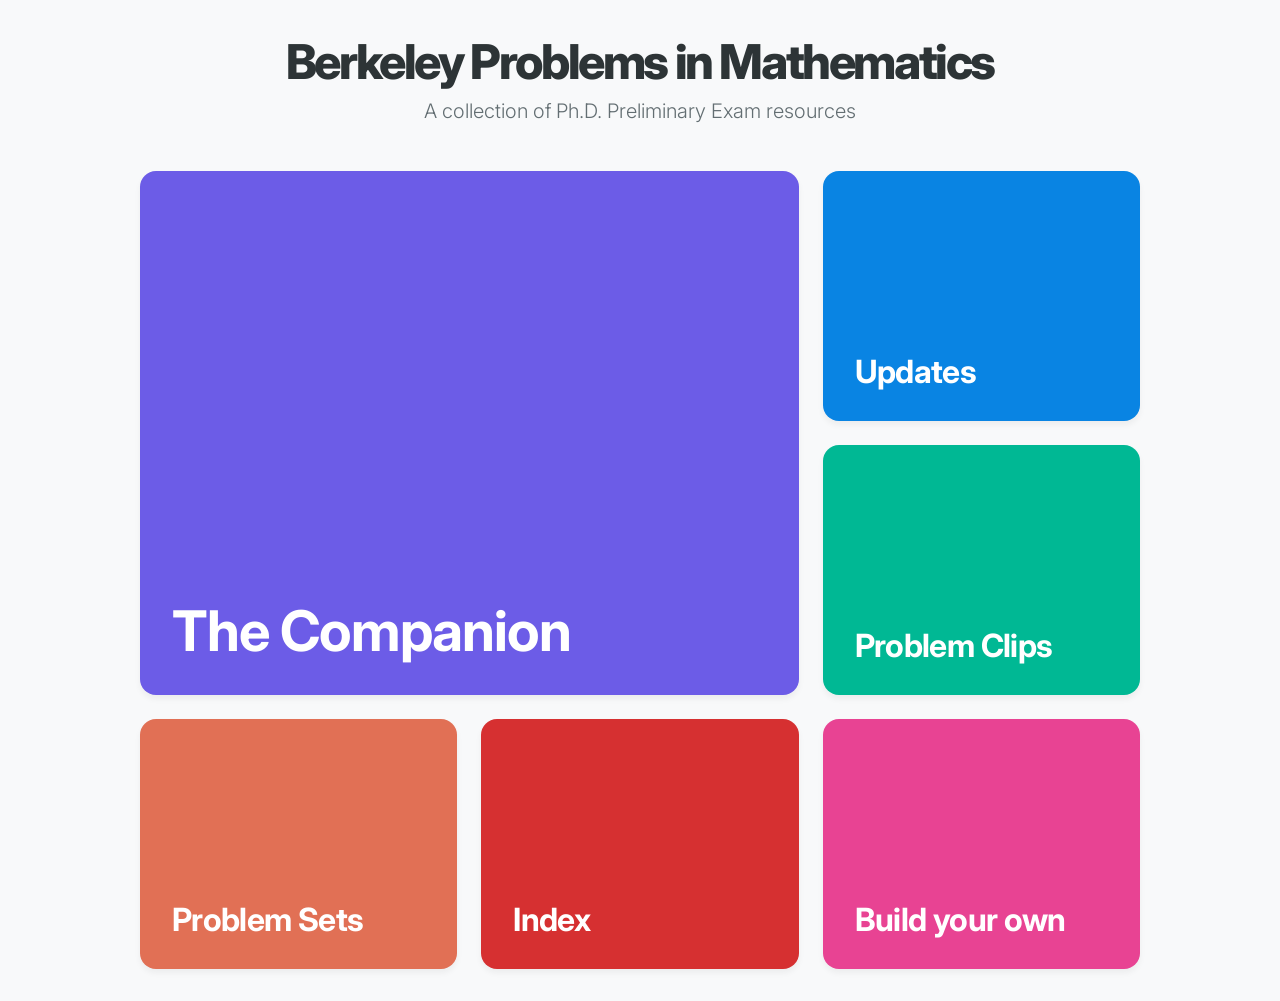
<file: index.html>
<!DOCTYPE html>
<html lang="en">
<head>
    <meta charset="UTF-8">
    <meta name="viewport" content="width=device-width, initial-scale=1.0">
    <title>Berkeley Problems in Mathematics</title>
    <link rel="preconnect" href="https://fonts.googleapis.com">
    <link rel="preconnect" href="https://fonts.gstatic.com" crossorigin>
    <link href="https://fonts.googleapis.com/css2?family=Inter:wght@300;600;800&display=swap" rel="stylesheet">
    <style>
        :root {
            --bg-color: #f8f9fa;
            --text-color: #2d3436;

            /* Tile Palette */
            --tile-1: #6c5ce7; /* Purple */
            --tile-2: #0984e3; /* Blue */
            --tile-3: #00b894; /* Green */
            --tile-4: #e17055; /* Orange */
            --tile-5: #d63031; /* Red */
            --tile-6: #e84393; /* Pink */
        }

        * {
            box-sizing: border-box;
            margin: 0;
            padding: 0;
        }

        body {
            font-family: 'Inter', sans-serif;
            background-color: var(--bg-color);
            color: var(--text-color);
            display: flex;
            flex-direction: column;
            align-items: center;
            min-height: 100vh;
            padding: 2rem;
        }

        header {
            text-align: center;
            margin-bottom: 3rem;
            max-width: 800px;
        }

        h1 {
            font-weight: 800;
            font-size: 3rem;
            letter-spacing: -0.05em;
            margin-bottom: 0.5rem;
            color: #2d3436;
        }

        p.subtitle {
            font-weight: 300;
            font-size: 1.25rem;
            color: #636e72;
        }

        /* Grid Container */
        .grid-container {
            display: grid;
            grid-template-columns: repeat(auto-fit, minmax(250px, 1fr));
            gap: 1.5rem;
            width: 100%;
            max-width: 1000px;
        }

        /* Tile Styling */
        .tile {
            display: flex;
            flex-direction: column; /* Stack title on top of text */
            justify-content: flex-end; /* Push content to bottom */
            align-items: flex-start;
            padding: 2rem;
            height: 250px;
            border-radius: 16px;
            text-decoration: none;
            transition: transform 0.3s ease, box-shadow 0.3s ease;
            box-shadow: 0 4px 6px rgba(0,0,0,0.05);
            position: relative;
            overflow: hidden;
            background-color: #ccc; /* Fallback */
        }

        .tile h2 {
            color: white;
            font-size: 2rem;
            font-weight: 700;
            letter-spacing: -0.02em;
            line-height: 1.1;
            margin: 0;
            /* Transition for the title's movement */
            transition: transform 0.3s ease;
        }

        /* The hidden description text */
        .description {
            color: rgba(255, 255, 255, 0.9);
            font-size: 1rem;
            font-weight: 400;
            margin-top: 0;

            /* Hidden state */
            max-height: 0;
            opacity: 0;
            overflow: hidden;

            /* Smooth reveal animation */
            transition: max-height 0.4s ease, opacity 0.4s ease, margin-top 0.4s ease;
        }

        /* --- HOVER EFFECTS --- */

        .tile:hover {
            transform: translateY(-5px);
            box-shadow: 0 15px 30px rgba(0,0,0,0.2);
        }

        .tile:hover .description {
            max-height: 100px; /* Expand height to reveal text */
            opacity: 1;
            margin-top: 0.75rem; /* Add specific space between title and text */
        }

        /* Tile Colors */
        .tile:nth-child(1) { background-color: var(--tile-1); }
        .tile:nth-child(2) { background-color: var(--tile-2); }
        .tile:nth-child(3) { background-color: var(--tile-3); }
        .tile:nth-child(4) { background-color: var(--tile-4); }
        .tile:nth-child(5) { background-color: var(--tile-5); }
        .tile:nth-child(6) { background-color: var(--tile-6); }

        /* Responsive Layout */
        @media (min-width: 768px) {
            .grid-container {
                grid-template-columns: repeat(3, 1fr);
                grid-template-rows: repeat(2, 250px);
            }

            /* Make the first tile span 2 columns and 2 rows for emphasis */
            .tile:nth-child(1) {
                grid-column: span 2;
                grid-row: span 2;
                height: auto;
            }

            .tile:nth-child(1) h2 {
                font-size: 3.5rem;
            }

            /* Larger text for the large tile */
            .tile:nth-child(1) .description {
                font-size: 1.25rem;
                max-width: 80%;
            }
        }

        @media (max-width: 767px) {
            h1 { font-size: 2rem; }
            .tile { height: 200px; padding: 1.5rem;}
            .tile h2 { font-size: 1.75rem; }
        }

    </style>
</head>
    <body>

    <header>
        <h1>Berkeley Problems in Mathematics</h1>
        <p class="subtitle">A collection of Ph.D. Preliminary Exam resources</p>
    </header>

    <main class="grid-container">
        <a href="main-eb.pdf" class="tile">
            <h2>The Companion</h2>
            <p class="description">Find out more about the context and the inner works of many problems</p>
        </a>

        <a href="Spring26.pdf" class="tile">
            <h2>Updates</h2>
            <p class="description">Updates on the book and new problems</p>
        </a>

        <a href="video-clips2.html" class="tile">
            <h2>Problem Clips</h2>
            <p class="description">Short clips with the solution of selected problem</p>
        </a>

        <a href="problem-sets.html" class="tile">
            <h2>Problem Sets</h2>
            <p class="description">All the problem sets</p>
        </a>

        <a href="rolodex.html" class="tile">
            <h2>Index</h2>
            <p class="description">The main index of each problem</p>
        </a>

        <a href="http://booksinbytes.com/bpm.html" class="tile">
            <h2>Build your own</h2>
            <p class="description">Generate a custom problem set exam</p>
        </a>
    </main>

</body>
</html>
</file>
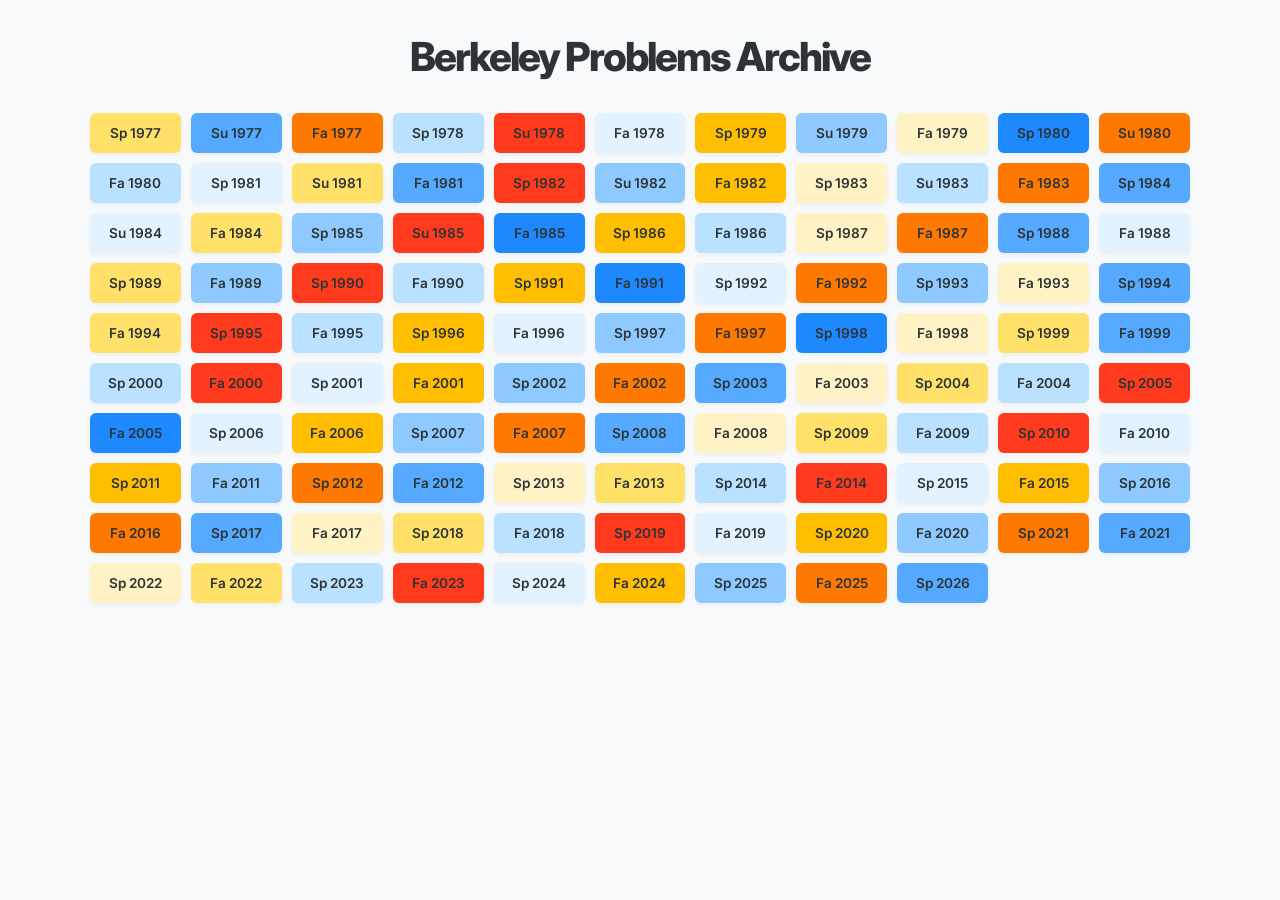
<file: problem-sets.html>
<!DOCTYPE html>
<html lang="en">
<head>
    <meta charset="UTF-8">
    <meta name="viewport" content="width=device-width, initial-scale=1.0">
    <title>Berkeley Problems in Mathematics - Archive</title>
    <link rel="preconnect" href="https://fonts.googleapis.com">
    <link rel="preconnect" href="https://fonts.gstatic.com" crossorigin>
    <link href="https://fonts.googleapis.com/css2?family=Inter:wght@400;600&display=swap" rel="stylesheet">
    <style>
        :root {
            --bg-color: #f8f9fa;
            --text-color: #2d3436;
        }

        /* Kelvin Color Temperature Scale (1000K - 10000K)
           Based on the provided chart:
           1 = 1000K (Red)
           ...
           10 = 10000K (Deep Blue)
        */
        .k-1  { background-color: #ff3a1d; color: white; } /* 1000K - Candle */
        .k-2  { background-color: #ff7800; color: white; } /* 2000K - Sunrise */
        .k-3  { background-color: #ffbf00; color: #2d3436; } /* 3000K - Lightbulb */
        .k-4  { background-color: #ffe068; color: #2d3436; } /* 4000K - Moonlight */
        .k-5  { background-color: #fff2c4; color: #2d3436; } /* 5000K - Midday Sun */
        .k-6  { background-color: #e3f2ff; color: #2d3436; } /* 6000K - Cloudy */
        .k-7  { background-color: #bae1ff; color: #2d3436; } /* 7000K */
        .k-8  { background-color: #8ecaff; color: #2d3436; } /* 8000K */
        .k-9  { background-color: #55aaff; color: white; }   /* 9000K */
        .k-10 { background-color: #1e88ff; color: white; }   /* 10000K - Blue Sky */

        * { margin: 0; padding: 0; box-sizing: border-box; }

        body {
            font-family: 'Inter', sans-serif;
            background-color: var(--bg-color);
            color: var(--text-color);
            display: flex;
            flex-direction: column;
            align-items: center;
            padding: 2rem;
            min-height: 100vh;
        }

        h1 {
            font-weight: 800;
            font-size: 2.5rem;
            margin-bottom: 2rem;
            text-align: center;
            letter-spacing: -0.05em;
            color: #2d3436;
        }

        .grid-container {
            display: grid;
            /* Changed minmax to 90px to create a rectangular shape naturally */
            grid-template-columns: repeat(auto-fill, minmax(90px, 1fr));
            gap: 10px;
            width: 100%;
            max-width: 1100px;
        }

        .tile {
            /* Removed aspect-ratio:1 to allow rectangular shape */
            padding: 12px 8px; 
            display: flex;
            justify-content: center;
            align-items: center;
            border-radius: 6px;
            font-weight: 600;
            font-size: 0.85rem;
            text-align: center;
            transition: transform 0.2s ease, box-shadow 0.2s ease;
            box-shadow: 0 2px 4px rgba(0,0,0,0.05);
            cursor: default;
            user-select: none;
            white-space: nowrap; /* Keeps text on one line */
        }

        .tile:hover {
            transform: translateY(-3px);
            z-index: 10;
            box-shadow: 0 8px 16px rgba(0,0,0,0.15);
        }

    
        /* Make tiles clickable without changing appearance */
        a.tile {
            color: inherit;
            text-decoration: none;
        }
        a.tile:visited {
            color: inherit;
        }

    </style>
</head>
<body>

    <h1>Berkeley Problems Archive</h1>

    <div class="grid-container">
        <a class="tile k-4" href="sets/Sp77.pdf">Sp 1977</a>
        <a class="tile k-9" href="sets/Su77.pdf">Su 1977</a>
        <a class="tile k-2" href="sets/Fa77.pdf">Fa 1977</a>
        <a class="tile k-7" href="sets/Sp78.pdf">Sp 1978</a>
        <a class="tile k-1" href="sets/Su78.pdf">Su 1978</a>
        <a class="tile k-6" href="sets/Fa78.pdf">Fa 1978</a>
        <a class="tile k-3" href="sets/Sp79.pdf">Sp 1979</a>
        <a class="tile k-8" href="sets/Su79.pdf">Su 1979</a>
        <a class="tile k-5" href="sets/Fa79.pdf">Fa 1979</a>
        
        <a class="tile k-10" href="sets/Sp80.pdf">Sp 1980</a>
        <a class="tile k-2" href="sets/Su80.pdf">Su 1980</a>
        <a class="tile k-7" href="sets/Fa80.pdf">Fa 1980</a>
        <a class="tile k-6" href="sets/Sp81.pdf">Sp 1981</a>
        <a class="tile k-4" href="sets/Su81.pdf">Su 1981</a>
        <a class="tile k-9" href="sets/Fa81.pdf">Fa 1981</a>
        <a class="tile k-1" href="sets/Sp82.pdf">Sp 1982</a>
        <a class="tile k-8" href="sets/Su82.pdf">Su 1982</a>
        <a class="tile k-3" href="sets/Fa82.pdf">Fa 1982</a>
        <a class="tile k-5" href="sets/Sp83.pdf">Sp 1983</a>
        <a class="tile k-7" href="sets/Su83.pdf">Su 1983</a>
        <a class="tile k-2" href="sets/Fa83.pdf">Fa 1983</a>
        <a class="tile k-9" href="sets/Sp84.pdf">Sp 1984</a>
        <a class="tile k-6" href="sets/Su84.pdf">Su 1984</a>
        <a class="tile k-4" href="sets/Fa84.pdf">Fa 1984</a>
        <a class="tile k-8" href="sets/Sp85.pdf">Sp 1985</a>
        <a class="tile k-1" href="sets/Su85.pdf">Su 1985</a>
        <a class="tile k-10" href="sets/Fa85.pdf">Fa 1985</a>
        <a class="tile k-3" href="sets/Sp86.pdf">Sp 1986</a>
        <a class="tile k-7" href="sets/Fa86.pdf">Fa 1986</a>
        <a class="tile k-5" href="sets/Sp87.pdf">Sp 1987</a>
        <a class="tile k-2" href="sets/Fa87.pdf">Fa 1987</a>
        <a class="tile k-9" href="sets/Sp88.pdf">Sp 1988</a>
        <a class="tile k-6" href="sets/Fa88.pdf">Fa 1988</a>
        <a class="tile k-4" href="sets/Sp89.pdf">Sp 1989</a>
        <a class="tile k-8" href="sets/Fa89.pdf">Fa 1989</a>

        <a class="tile k-1" href="sets/Sp90.pdf">Sp 1990</a>
        <a class="tile k-7" href="sets/Fa90.pdf">Fa 1990</a>
        <a class="tile k-3" href="sets/Sp91.pdf">Sp 1991</a>
        <a class="tile k-10" href="sets/Fa91.pdf">Fa 1991</a>
        <a class="tile k-6" href="sets/Sp92.pdf">Sp 1992</a>
        <a class="tile k-2" href="sets/Fa92.pdf">Fa 1992</a>
        <a class="tile k-8" href="sets/Sp93.pdf">Sp 1993</a>
        <a class="tile k-5" href="sets/Fa93.pdf">Fa 1993</a>
        <a class="tile k-9" href="sets/Sp94.pdf">Sp 1994</a>
        <a class="tile k-4" href="sets/Fa94.pdf">Fa 1994</a>
        <a class="tile k-1" href="sets/Sp95.pdf">Sp 1995</a>
        <a class="tile k-7" href="sets/Fa95.pdf">Fa 1995</a>
        <a class="tile k-3" href="sets/Sp96.pdf">Sp 1996</a>
        <a class="tile k-6" href="sets/Fa96.pdf">Fa 1996</a>
        <a class="tile k-8" href="sets/Sp97.pdf">Sp 1997</a>
        <a class="tile k-2" href="sets/Fa97.pdf">Fa 1997</a>
        <a class="tile k-10" href="sets/Sp98.pdf">Sp 1998</a>
        <a class="tile k-5" href="sets/Fa98.pdf">Fa 1998</a>
        <a class="tile k-4" href="sets/Sp99.pdf">Sp 1999</a>
        <a class="tile k-9" href="sets/Fa99.pdf">Fa 1999</a>

        <a class="tile k-7" href="sets/Sp00.pdf">Sp 2000</a>
        <a class="tile k-1" href="sets/Fa00.pdf">Fa 2000</a>
        <a class="tile k-6" href="sets/Sp01.pdf">Sp 2001</a>
        <a class="tile k-3" href="sets/Fa01.pdf">Fa 2001</a>
        <a class="tile k-8" href="sets/Sp02.pdf">Sp 2002</a>
        <a class="tile k-2" href="sets/Fa02.pdf">Fa 2002</a>
        <a class="tile k-9" href="sets/Sp03.pdf">Sp 2003</a>
        <a class="tile k-5" href="sets/Fa03.pdf">Fa 2003</a>
        <a class="tile k-4" href="sets/Sp04.pdf">Sp 2004</a>
        <a class="tile k-7" href="sets/Fa04.pdf">Fa 2004</a>
        <a class="tile k-1" href="sets/Sp05.pdf">Sp 2005</a>
        <a class="tile k-10" href="sets/Fa05.pdf">Fa 2005</a>
        <a class="tile k-6" href="sets/Sp06.pdf">Sp 2006</a>
        <a class="tile k-3" href="sets/Fa06.pdf">Fa 2006</a>
        <a class="tile k-8" href="sets/Sp07.pdf">Sp 2007</a>
        <a class="tile k-2" href="sets/Fa07.pdf">Fa 2007</a>
        <a class="tile k-9" href="sets/Sp08.pdf">Sp 2008</a>
        <a class="tile k-5" href="sets/Fa08.pdf">Fa 2008</a>
        <a class="tile k-4" href="sets/Sp09.pdf">Sp 2009</a>
        <a class="tile k-7" href="sets/Fa09.pdf">Fa 2009</a>

        <a class="tile k-1" href="sets/Sp10.pdf">Sp 2010</a>
        <a class="tile k-6" href="sets/Fa10.pdf">Fa 2010</a>
        <a class="tile k-3" href="sets/Sp11.pdf">Sp 2011</a>
        <a class="tile k-8" href="sets/Fa11.pdf">Fa 2011</a>
        <a class="tile k-2" href="sets/Sp12.pdf">Sp 2012</a>
        <a class="tile k-9" href="sets/Fa12.pdf">Fa 2012</a>
        <a class="tile k-5" href="sets/Sp13.pdf">Sp 2013</a>
        <a class="tile k-4" href="sets/Fa13.pdf">Fa 2013</a>
        <a class="tile k-7" href="sets/Sp14.pdf">Sp 2014</a>
        <a class="tile k-1" href="sets/Fa14.pdf">Fa 2014</a>
        <a class="tile k-6" href="sets/Sp15.pdf">Sp 2015</a>
        <a class="tile k-3" href="sets/Fa15.pdf">Fa 2015</a>
        <a class="tile k-8" href="sets/Sp16.pdf">Sp 2016</a>
        <a class="tile k-2" href="sets/Fa16.pdf">Fa 2016</a>
        <a class="tile k-9" href="sets/Sp17.pdf">Sp 2017</a>
        <a class="tile k-5" href="sets/Fa17.pdf">Fa 2017</a>
        <a class="tile k-4" href="sets/Sp18.pdf">Sp 2018</a>
        <a class="tile k-7" href="sets/Fa18.pdf">Fa 2018</a>
        <a class="tile k-1" href="sets/Sp19.pdf">Sp 2019</a>
        <a class="tile k-6" href="sets/Fa19.pdf">Fa 2019</a>

        <a class="tile k-3" href="sets/Sp20.pdf">Sp 2020</a>
        <a class="tile k-8" href="sets/Fa20.pdf">Fa 2020</a>
        <a class="tile k-2" href="sets/Sp21.pdf">Sp 2021</a>
        <a class="tile k-9" href="sets/Fa21.pdf">Fa 2021</a>
        <a class="tile k-5" href="sets/Sp22.pdf">Sp 2022</a>
        <a class="tile k-4" href="sets/Fa22.pdf">Fa 2022</a>
        <a class="tile k-7" href="sets/Sp23.pdf">Sp 2023</a>
        <a class="tile k-1" href="sets/Fa23.pdf">Fa 2023</a>
        <a class="tile k-6" href="sets/Sp24.pdf">Sp 2024</a>
        <a class="tile k-3" href="sets/Fa24.pdf">Fa 2024</a>
        <a class="tile k-8" href="sets/Sp25.pdf">Sp 2025</a>
        <a class="tile k-2" href="sets/Fa25.pdf">Fa 2025</a>
        <a class="tile k-9" href="sets/Sp26.pdf">Sp 2026</a>
    </div>

</body>
</html>
</file>
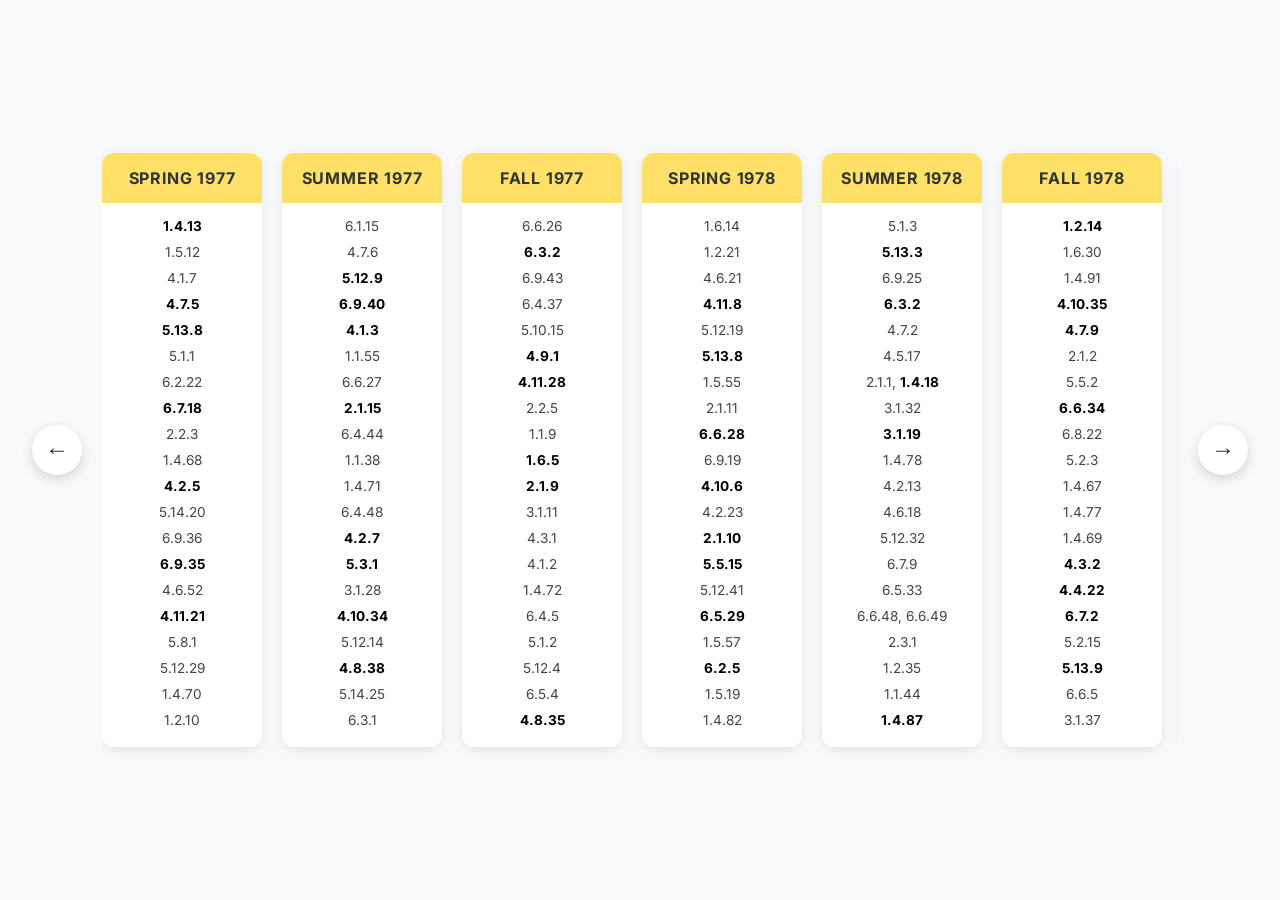
<file: rolodex.html>
<!DOCTYPE html>
<html lang="en">
<head>
    <meta charset="UTF-8">
    <meta name="viewport" content="width=device-width, initial-scale=1.0">
    <title>Berkeley Problems - Exams Rolodex</title>
    <link rel="preconnect" href="https://fonts.googleapis.com">
    <link rel="preconnect" href="https://fonts.gstatic.com" crossorigin>
    <link href="https://fonts.googleapis.com/css2?family=Inter:wght@400;600;700&display=swap" rel="stylesheet">
    <style>
        :root {
            --bg-color: #f8f9fa;
        }
        /* Kelvin Color Temperature Scale */
        .k-1  { background-color: #ff3a1d; color: white; } 
        .k-2  { background-color: #ff7800; color: white; } 
        .k-3  { background-color: #ffbf00; color: #2d3436; } 
        .k-4  { background-color: #ffe068; color: #2d3436; } 
        .k-5  { background-color: #fff2c4; color: #2d3436; } 
        .k-6  { background-color: #e3f2ff; color: #2d3436; } 
        .k-7  { background-color: #bae1ff; color: #2d3436; } 
        .k-8  { background-color: #8ecaff; color: #2d3436; } 
        .k-9  { background-color: #55aaff; color: white; }   
        .k-10 { background-color: #1e88ff; color: white; }   

        * { box-sizing: border-box; }
        body {
            font-family: 'Inter', sans-serif;
            background-color: var(--bg-color);
            margin: 0;
            display: flex;
            justify-content: center;
            align-items: center;
            min-height: 100vh;
            overflow: hidden; /* Prevent body scroll, handle in rolodex */
        }

        .rolodex-container {
            display: flex;
            align-items: center;
            width: 95%;
            max-width: 1400px;
            position: relative;
        }

        .scroll-btn {
            background: white;
            border: none;
            border-radius: 50%;
            width: 50px;
            height: 50px;
            box-shadow: 0 4px 12px rgba(0,0,0,0.15);
            cursor: pointer;
            z-index: 10;
            display: flex;
            justify-content: center;
            align-items: center;
            font-size: 1.5rem;
            color: #333;
            transition: transform 0.2s;
            flex-shrink: 0;
        }
        .scroll-btn:hover { transform: scale(1.1); }
        .scroll-btn:active { transform: scale(0.95); }

        .tiles-wrapper {
            display: flex;
            gap: 20px;
            overflow-x: auto;
            scroll-behavior: smooth;
            padding: 20px;
            margin: 0 20px;
            -ms-overflow-style: none;  /* IE and Edge */
            scrollbar-width: none;  /* Firefox */
            /* Snap effect */
            scroll-snap-type: x mandatory;
        }
        .tiles-wrapper::-webkit-scrollbar { display: none; }

        .exam-tile {
            flex: 0 0 160px; /* Fixed width for vertical tiles */
            background: white;
            border-radius: 12px;
            overflow: hidden;
            box-shadow: 0 4px 12px rgba(0,0,0,0.08);
            display: flex;
            flex-direction: column;
            transition: transform 0.3s;
            scroll-snap-align: start;
        }
        .exam-tile:hover {
            transform: translateY(-5px);
            box-shadow: 0 12px 24px rgba(0,0,0,0.12);
        }

        .tile-header {
            padding: 15px;
            text-align: center;
            font-weight: 700;
            font-size: 1rem;
            text-transform: uppercase;
            letter-spacing: 0.05em;
        }

        .tile-body {
            padding: 15px;
            font-size: 0.85rem;
            color: #444;
            display: flex;
            flex-direction: column;
            gap: 6px;
            align-items: center;
            background: #fff;
            flex-grow: 1;
        }
        
        .problem-num {
            font-family: 'Inter', sans-serif;
            text-align: center;
            width: 100%;
        }
        
        /* Mobile adjustment */
        @media (max-width: 600px) {
            .exam-tile { flex: 0 0 140px; }
        }

    </style>
</head>
<body>
    <div class="rolodex-container">
        <button class="scroll-btn" onclick="scrollTiles(-1)">&#8592;</button>
        
        <div class="tiles-wrapper" id="wrapper">
            
<div class="exam-tile"> <div class="tile-header k-4">Spring 1977</div> <div class="tile-body">

   <div style="margin-bottom: 4px; font-weight: 700; color: #000;">1.4.13</div>
   <div style="margin-bottom: 4px;">1.5.12</div>
   <div style="margin-bottom: 4px;">4.1.7</div>
   <div style="margin-bottom: 4px; font-weight: 700; color: #000;">4.7.5</div>
   <div style="margin-bottom: 4px; font-weight: 700; color: #000;">5.13.8</div>
   <div style="margin-bottom: 4px;">5.1.1</div>
   <div style="margin-bottom: 4px;">6.2.22</div>
   <div style="margin-bottom: 4px; font-weight: 700; color: #000;">6.7.18</div>
   <div style="margin-bottom: 4px;">2.2.3</div>
   <div style="margin-bottom: 4px;">1.4.68</div>
   <div style="margin-bottom: 4px; font-weight: 700; color: #000;">4.2.5</div>
   <div style="margin-bottom: 4px;">5.14.20</div>
   <div style="margin-bottom: 4px;">6.9.36</div>
   <div style="margin-bottom: 4px; font-weight: 700; color: #000;">6.9.35</div>
   <div style="margin-bottom: 4px;">4.6.52</div>
   <div style="margin-bottom: 4px; font-weight: 700; color: #000;">4.11.21</div>
   <div style="margin-bottom: 4px;">5.8.1</div>
   <div style="margin-bottom: 4px;">5.12.29</div>
   <div style="margin-bottom: 4px;">1.4.70</div>
   <div style="margin-bottom: 4px;">1.2.10</div>


</div></div><div class="exam-tile"> <div class="tile-header k-4">Summer 1977</div> <div class="tile-body">

   <div style="margin-bottom: 4px;">6.1.15</div>
   <div style="margin-bottom: 4px;">4.7.6</div>
   <div style="margin-bottom: 4px; font-weight: 700; color: #000;">5.12.9</div>
   <div style="margin-bottom: 4px; font-weight: 700; color: #000;">6.9.40</div>
   <div style="margin-bottom: 4px; font-weight: 700; color: #000;">4.1.3</div>
   <div style="margin-bottom: 4px;">1.1.55</div>
   <div style="margin-bottom: 4px;">6.6.27</div>
   <div style="margin-bottom: 4px; font-weight: 700; color: #000;">2.1.15</div>
   <div style="margin-bottom: 4px;">6.4.44</div>
   <div style="margin-bottom: 4px;">1.1.38</div>
   <div style="margin-bottom: 4px;">1.4.71</div>
   <div style="margin-bottom: 4px;">6.4.48</div>
   <div style="margin-bottom: 4px; font-weight: 700; color: #000;">4.2.7</div>
   <div style="margin-bottom: 4px; font-weight: 700; color: #000;">5.3.1</div>
   <div style="margin-bottom: 4px;">3.1.28</div>
   <div style="margin-bottom: 4px; font-weight: 700; color: #000;">4.10.34</div>
   <div style="margin-bottom: 4px;">5.12.14</div>
   <div style="margin-bottom: 4px; font-weight: 700; color: #000;">4.8.38</div>
   <div style="margin-bottom: 4px;">5.14.25</div>
   <div style="margin-bottom: 4px;">6.3.1</div>


</div></div><div class="exam-tile"> <div class="tile-header k-4">Fall 1977</div> <div class="tile-body">

   <div style="margin-bottom: 4px;">6.6.26</div>
   <div style="margin-bottom: 4px; font-weight: 700; color: #000;">6.3.2</div>
   <div style="margin-bottom: 4px;">6.9.43</div>
   <div style="margin-bottom: 4px;">6.4.37</div>
   <div style="margin-bottom: 4px;">5.10.15</div>
   <div style="margin-bottom: 4px; font-weight: 700; color: #000;">4.9.1</div>
   <div style="margin-bottom: 4px; font-weight: 700; color: #000;">4.11.28</div>
   <div style="margin-bottom: 4px;">2.2.5</div>
   <div style="margin-bottom: 4px;">1.1.9</div>
   <div style="margin-bottom: 4px; font-weight: 700; color: #000;">1.6.5</div>
   <div style="margin-bottom: 4px; font-weight: 700; color: #000;">2.1.9</div>
   <div style="margin-bottom: 4px;">3.1.11</div>
   <div style="margin-bottom: 4px;">4.3.1</div>
   <div style="margin-bottom: 4px;">4.1.2</div>
   <div style="margin-bottom: 4px;">1.4.72</div>
   <div style="margin-bottom: 4px;">6.4.5</div>
   <div style="margin-bottom: 4px;">5.1.2</div>
   <div style="margin-bottom: 4px;">5.12.4</div>
   <div style="margin-bottom: 4px;">6.5.4</div>
   <div style="margin-bottom: 4px; font-weight: 700; color: #000;">4.8.35</div>


</div></div><div class="exam-tile"> <div class="tile-header k-4">Spring 1978</div> <div class="tile-body">

   <div style="margin-bottom: 4px;">1.6.14</div>
   <div style="margin-bottom: 4px;">1.2.21</div>
   <div style="margin-bottom: 4px;">4.6.21</div>
   <div style="margin-bottom: 4px; font-weight: 700; color: #000;">4.11.8</div>
   <div style="margin-bottom: 4px;">5.12.19</div>
   <div style="margin-bottom: 4px; font-weight: 700; color: #000;">5.13.8</div>
   <div style="margin-bottom: 4px;">1.5.55</div>
   <div style="margin-bottom: 4px;">2.1.11</div>
   <div style="margin-bottom: 4px; font-weight: 700; color: #000;">6.6.28</div>
   <div style="margin-bottom: 4px;">6.9.19</div>
   <div style="margin-bottom: 4px; font-weight: 700; color: #000;">4.10.6</div>
   <div style="margin-bottom: 4px;">4.2.23</div>
   <div style="margin-bottom: 4px; font-weight: 700; color: #000;">2.1.10</div>
   <div style="margin-bottom: 4px; font-weight: 700; color: #000;">5.5.15</div>
   <div style="margin-bottom: 4px;">5.12.41</div>
   <div style="margin-bottom: 4px; font-weight: 700; color: #000;">6.5.29</div>
   <div style="margin-bottom: 4px;">1.5.57</div>
   <div style="margin-bottom: 4px; font-weight: 700; color: #000;">6.2.5</div>
   <div style="margin-bottom: 4px;">1.5.19</div>
   <div style="margin-bottom: 4px;">1.4.82</div>


</div></div><div class="exam-tile"> <div class="tile-header k-4">Summer 1978</div> <div class="tile-body">

   <div style="margin-bottom: 4px;">5.1.3</div>
   <div style="margin-bottom: 4px; font-weight: 700; color: #000;">5.13.3</div>
   <div style="margin-bottom: 4px;">6.9.25</div>
   <div style="margin-bottom: 4px; font-weight: 700; color: #000;">6.3.2</div>
   <div style="margin-bottom: 4px;">4.7.2</div>
   <div style="margin-bottom: 4px;">4.5.17</div>
   <div style="margin-bottom: 4px;"><span>2.1.1</span>, <span style="font-weight: 700; color: #000;">1.4.18</span></div>
   <div style="margin-bottom: 4px;">3.1.32</div>
   <div style="margin-bottom: 4px; font-weight: 700; color: #000;">3.1.19</div>
   <div style="margin-bottom: 4px;">1.4.78</div>
   <div style="margin-bottom: 4px;">4.2.13</div>
   <div style="margin-bottom: 4px;">4.6.18</div>
   <div style="margin-bottom: 4px;">5.12.32</div>
   <div style="margin-bottom: 4px;">6.7.9</div>
   <div style="margin-bottom: 4px;">6.5.33</div>
   <div style="margin-bottom: 4px;"><span>6.6.48</span>, <span>6.6.49</span></div>
   <div style="margin-bottom: 4px;">2.3.1</div>
   <div style="margin-bottom: 4px;">1.2.35</div>
   <div style="margin-bottom: 4px;">1.1.44</div>
   <div style="margin-bottom: 4px; font-weight: 700; color: #000;">1.4.87</div>


</div></div><div class="exam-tile"> <div class="tile-header k-4">Fall 1978</div> <div class="tile-body">

   <div style="margin-bottom: 4px; font-weight: 700; color: #000;">1.2.14</div>
   <div style="margin-bottom: 4px;">1.6.30</div>
   <div style="margin-bottom: 4px;">1.4.91</div>
   <div style="margin-bottom: 4px; font-weight: 700; color: #000;">4.10.35</div>
   <div style="margin-bottom: 4px; font-weight: 700; color: #000;">4.7.9</div>
   <div style="margin-bottom: 4px;">2.1.2</div>
   <div style="margin-bottom: 4px;">5.5.2</div>
   <div style="margin-bottom: 4px; font-weight: 700; color: #000;">6.6.34</div>
   <div style="margin-bottom: 4px;">6.8.22</div>
   <div style="margin-bottom: 4px;">5.2.3</div>
   <div style="margin-bottom: 4px;">1.4.67</div>
   <div style="margin-bottom: 4px;">1.4.77</div>
   <div style="margin-bottom: 4px;">1.4.69</div>
   <div style="margin-bottom: 4px; font-weight: 700; color: #000;">4.3.2</div>
   <div style="margin-bottom: 4px; font-weight: 700; color: #000;">4.4.22</div>
   <div style="margin-bottom: 4px; font-weight: 700; color: #000;">6.7.2</div>
   <div style="margin-bottom: 4px;">5.2.15</div>
   <div style="margin-bottom: 4px; font-weight: 700; color: #000;">5.13.9</div>
   <div style="margin-bottom: 4px;">6.6.5</div>
   <div style="margin-bottom: 4px;">3.1.37</div>


</div></div><div class="exam-tile"> <div class="tile-header k-4">Spring 1979</div> <div class="tile-body">

   <div style="margin-bottom: 4px;">1.4.75</div>
   <div style="margin-bottom: 4px;">6.8.26</div>
   <div style="margin-bottom: 4px;">5.6.13</div>
   <div style="margin-bottom: 4px;">3.2.11</div>
   <div style="margin-bottom: 4px;">2.1.18</div>
   <div style="margin-bottom: 4px; font-weight: 700; color: #000;">4.8.25</div>
   <div style="margin-bottom: 4px;">4.11.22</div>
   <div style="margin-bottom: 4px;">6.7.17</div>
   <div style="margin-bottom: 4px;">6.7.4</div>
   <div style="margin-bottom: 4px;">5.12.33</div>
   <div style="margin-bottom: 4px; font-weight: 700; color: #000;">5.9.19</div>
   <div style="margin-bottom: 4px; font-weight: 700; color: #000;">5.5.17</div>
   <div style="margin-bottom: 4px;">2.4.2</div>
   <div style="margin-bottom: 4px; font-weight: 700; color: #000;">1.4.92</div>
   <div style="margin-bottom: 4px; font-weight: 700; color: #000;">6.7.2</div>
   <div style="margin-bottom: 4px;">4.2.16</div>
   <div style="margin-bottom: 4px; font-weight: 700; color: #000;">4.10.9</div>
   <div style="margin-bottom: 4px;">1.6.45</div>
   <div style="margin-bottom: 4px;">6.9.13</div>
   <div style="margin-bottom: 4px;">1.4.38</div>


</div></div><div class="exam-tile"> <div class="tile-header k-4">Summer 1979</div> <div class="tile-body">

   <div style="margin-bottom: 4px; font-weight: 700; color: #000;">6.8.11</div>
   <div style="margin-bottom: 4px;">5.12.34</div>
   <div style="margin-bottom: 4px;">1.4.66</div>
   <div style="margin-bottom: 4px;">5.2.5</div>
   <div style="margin-bottom: 4px; font-weight: 700; color: #000;">1.4.21</div>
   <div style="margin-bottom: 4px; font-weight: 700; color: #000;">4.7.9</div>
   <div style="margin-bottom: 4px; font-weight: 700; color: #000;">4.6.59</div>
   <div style="margin-bottom: 4px;">1.2.31</div>
   <div style="margin-bottom: 4px; font-weight: 700; color: #000;">6.4.39</div>
   <div style="margin-bottom: 4px; font-weight: 700; color: #000;">2.4.3</div>
   <div style="margin-bottom: 4px; font-weight: 700; color: #000;">6.7.6</div>
   <div style="margin-bottom: 4px;">5.14.28</div>
   <div style="margin-bottom: 4px; font-weight: 700; color: #000;">6.1.9</div>
   <div style="margin-bottom: 4px; font-weight: 700; color: #000;">5.7.2</div>
   <div style="margin-bottom: 4px;">4.2.18</div>
   <div style="margin-bottom: 4px;">4.2.24</div>
   <div style="margin-bottom: 4px;">1.4.56</div>
   <div style="margin-bottom: 4px;">6.4.20</div>
   <div style="margin-bottom: 4px;">1.6.38</div>
   <div style="margin-bottom: 4px;">2.2.7</div>


</div></div><div class="exam-tile"> <div class="tile-header k-4">Fall 1979</div> <div class="tile-body">

   <div style="margin-bottom: 4px; font-weight: 700; color: #000;">4.8.4</div>
   <div style="margin-bottom: 4px; font-weight: 700; color: #000;">4.4.21</div>
   <div style="margin-bottom: 4px; font-weight: 700; color: #000;">5.2.7</div>
   <div style="margin-bottom: 4px; font-weight: 700; color: #000;">5.12.17</div>
   <div style="margin-bottom: 4px;">6.9.14</div>
   <div style="margin-bottom: 4px;">6.5.5</div>
   <div style="margin-bottom: 4px; font-weight: 700; color: #000;">6.5.34</div>
   <div style="margin-bottom: 4px;">1.3.12</div>
   <div style="margin-bottom: 4px;">1.1.56</div>
   <div style="margin-bottom: 4px; font-weight: 700; color: #000;">2.4.3</div>
   <div style="margin-bottom: 4px;">3.3.1</div>
   <div style="margin-bottom: 4px;">3.1.33</div>
   <div style="margin-bottom: 4px; font-weight: 700; color: #000;">1.6.19</div>
   <div style="margin-bottom: 4px; font-weight: 700; color: #000;">2.2.14</div>
   <div style="margin-bottom: 4px; font-weight: 700; color: #000;">4.5.6</div>
   <div style="margin-bottom: 4px; font-weight: 700; color: #000;">4.11.27</div>
   <div style="margin-bottom: 4px;">6.6.47</div>
   <div style="margin-bottom: 4px;">6.9.12</div>
   <div style="margin-bottom: 4px; font-weight: 700; color: #000;">5.11.5</div>
   <div style="margin-bottom: 4px; font-weight: 700; color: #000;">5.8.3</div>


</div></div><div class="exam-tile"> <div class="tile-header k-4">Spring 1980</div> <div class="tile-body">

   <div style="margin-bottom: 4px;">1.7.2</div>
   <div style="margin-bottom: 4px; font-weight: 700; color: #000;">1.6.5</div>
   <div style="margin-bottom: 4px;">1.4.65</div>
   <div style="margin-bottom: 4px; font-weight: 700; color: #000;">4.10.14</div>
   <div style="margin-bottom: 4px;">4.4.7</div>
   <div style="margin-bottom: 4px;">5.5.19</div>
   <div style="margin-bottom: 4px; font-weight: 700; color: #000;">5.14.26</div>
   <div style="margin-bottom: 4px; font-weight: 700; color: #000;">6.6.24</div>
   <div style="margin-bottom: 4px;">6.9.30</div>
   <div style="margin-bottom: 4px;">2.1.13</div>
   <div style="margin-bottom: 4px;">1.5.63</div>
   <div style="margin-bottom: 4px;">6.2.32</div>
   <div style="margin-bottom: 4px;">5.6.23</div>
   <div style="margin-bottom: 4px;">6.6.18</div>
   <div style="margin-bottom: 4px; font-weight: 700; color: #000;">6.1.23</div>
   <div style="margin-bottom: 4px; font-weight: 700; color: #000;">1.4.51</div>
   <div style="margin-bottom: 4px; font-weight: 700; color: #000;">5.6.14</div>
   <div style="margin-bottom: 4px;">2.4.20</div>
   <div style="margin-bottom: 4px;">4.4.5</div>
   <div style="margin-bottom: 4px;">4.3.5</div>


</div></div><div class="exam-tile"> <div class="tile-header k-4">Summer 1980</div> <div class="tile-body">

   <div style="margin-bottom: 4px;">6.4.43</div>
   <div style="margin-bottom: 4px;">6.6.17</div>
   <div style="margin-bottom: 4px;">6.4.21</div>
   <div style="margin-bottom: 4px; font-weight: 700; color: #000;">5.9.39</div>
   <div style="margin-bottom: 4px;">2.4.4</div>
   <div style="margin-bottom: 4px;">4.10.16</div>
   <div style="margin-bottom: 4px;">4.3.6</div>
   <div style="margin-bottom: 4px;">3.1.12</div>
   <div style="margin-bottom: 4px; font-weight: 700; color: #000;">1.3.45</div>
   <div style="margin-bottom: 4px;">1.4.54</div>
   <div style="margin-bottom: 4px; font-weight: 700; color: #000;">5.9.28</div>
   <div style="margin-bottom: 4px;">1.4.64</div>
   <div style="margin-bottom: 4px; font-weight: 700; color: #000;">5.12.17</div>
   <div style="margin-bottom: 4px; font-weight: 700; color: #000;">6.7.5</div>
   <div style="margin-bottom: 4px; font-weight: 700; color: #000;">6.8.15</div>
   <div style="margin-bottom: 4px;">1.6.33</div>
   <div style="margin-bottom: 4px;">3.3.2</div>
   <div style="margin-bottom: 4px; font-weight: 700; color: #000;">4.8.18</div>
   <div style="margin-bottom: 4px; font-weight: 700; color: #000;">4.8.40</div>
   <div style="margin-bottom: 4px; font-weight: 700; color: #000;">2.1.15</div>


</div></div><div class="exam-tile"> <div class="tile-header k-4">Fall 1980</div> <div class="tile-body">

   <div style="margin-bottom: 4px;">1.1.58</div>
   <div style="margin-bottom: 4px; font-weight: 700; color: #000;">6.7.1</div>
   <div style="margin-bottom: 4px;">4.6.10</div>
   <div style="margin-bottom: 4px;">5.5.3</div>
   <div style="margin-bottom: 4px; font-weight: 700; color: #000;">4.11.27</div>
   <div style="margin-bottom: 4px;">5.10.3</div>
   <div style="margin-bottom: 4px; font-weight: 700; color: #000;">1.7.8</div>
   <div style="margin-bottom: 4px;">5.6.3</div>
   <div style="margin-bottom: 4px;">1.4.63</div>
   <div style="margin-bottom: 4px;">1.4.89</div>
   <div style="margin-bottom: 4px;">4.9.2</div>
   <div style="margin-bottom: 4px;">5.9.4</div>
   <div style="margin-bottom: 4px;">1.3.28</div>
   <div style="margin-bottom: 4px;">6.7.8</div>
   <div style="margin-bottom: 4px;">2.4.9</div>
   <div style="margin-bottom: 4px; font-weight: 700; color: #000;">6.9.16</div>
   <div style="margin-bottom: 4px; font-weight: 700; color: #000;">1.6.19</div>
   <div style="margin-bottom: 4px;">4.8.5</div>
   <div style="margin-bottom: 4px; font-weight: 700; color: #000;">3.2.13</div>
   <div style="margin-bottom: 4px;">5.10.14</div>


</div></div><div class="exam-tile"> <div class="tile-header k-4">Spring 1981</div> <div class="tile-body">

   <div style="margin-bottom: 4px;">1.5.64</div>
   <div style="margin-bottom: 4px; font-weight: 700; color: #000;">6.1.30</div>
   <div style="margin-bottom: 4px;">5.10.23</div>
   <div style="margin-bottom: 4px;">2.4.5</div>
   <div style="margin-bottom: 4px;">5.12.47</div>
   <div style="margin-bottom: 4px; font-weight: 700; color: #000;">4.8.38</div>
   <div style="margin-bottom: 4px; font-weight: 700; color: #000;">4.11.11</div>
   <div style="margin-bottom: 4px;">1.6.18</div>
   <div style="margin-bottom: 4px;">6.5.42</div>
   <div style="margin-bottom: 4px; font-weight: 700; color: #000;">1.6.10</div>
   <div style="margin-bottom: 4px;">4.10.32</div>
   <div style="margin-bottom: 4px;">6.6.6</div>
   <div style="margin-bottom: 4px; font-weight: 700; color: #000;">1.3.43</div>
   <div style="margin-bottom: 4px;">3.1.36</div>
   <div style="margin-bottom: 4px; font-weight: 700; color: #000;">5.12.7</div>
   <div style="margin-bottom: 4px;">1.1.11</div>
   <div style="margin-bottom: 4px;">6.6.51</div>
   <div style="margin-bottom: 4px;">1.4.83</div>
   <div style="margin-bottom: 4px;">5.1.10</div>
   <div style="margin-bottom: 4px;">1.8.2</div>


</div></div><div class="exam-tile"> <div class="tile-header k-4">Summer 1981</div> <div class="tile-body">

   <div style="margin-bottom: 4px;">1.1.19</div>
   <div style="margin-bottom: 4px;">5.2.6</div>
   <div style="margin-bottom: 4px;">3.1.10</div>
   <div style="margin-bottom: 4px;">1.5.20</div>
   <div style="margin-bottom: 4px;">6.2.33</div>
   <div style="margin-bottom: 4px; font-weight: 700; color: #000;">3.1.38</div>
   <div style="margin-bottom: 4px; font-weight: 700; color: #000;">4.10.19</div>
   <div style="margin-bottom: 4px; font-weight: 700; color: #000;">5.12.39</div>
   <div style="margin-bottom: 4px;">1.7.3</div>
   <div style="margin-bottom: 4px; font-weight: 700; color: #000;">6.5.34</div>
   <div style="margin-bottom: 4px;">1.1.26</div>
   <div style="margin-bottom: 4px; font-weight: 700; color: #000;">5.10.22</div>
   <div style="margin-bottom: 4px;">5.2.10</div>
   <div style="margin-bottom: 4px;">1.4.42</div>
   <div style="margin-bottom: 4px; font-weight: 700; color: #000;">6.5.17</div>
   <div style="margin-bottom: 4px;">1.6.39</div>
   <div style="margin-bottom: 4px; font-weight: 700; color: #000;">4.5.6</div>
   <div style="margin-bottom: 4px; font-weight: 700; color: #000;">6.7.12</div>
   <div style="margin-bottom: 4px;">4.8.26</div>
   <div style="margin-bottom: 4px; font-weight: 700; color: #000;">2.2.14</div>


</div></div><div class="exam-tile"> <div class="tile-header k-4">Fall 1981</div> <div class="tile-body">

   <div style="margin-bottom: 4px; font-weight: 700; color: #000;">4.11.21</div>
   <div style="margin-bottom: 4px;">2.4.12</div>
   <div style="margin-bottom: 4px; font-weight: 700; color: #000;">5.6.22</div>
   <div style="margin-bottom: 4px; font-weight: 700; color: #000;">6.9.11</div>
   <div style="margin-bottom: 4px; font-weight: 700; color: #000;">1.3.20</div>
   <div style="margin-bottom: 4px;">1.7.10</div>
   <div style="margin-bottom: 4px; font-weight: 700; color: #000;">5.12.9</div>
   <div style="margin-bottom: 4px; font-weight: 700; color: #000;">4.8.6</div>
   <div style="margin-bottom: 4px; font-weight: 700; color: #000;">6.2.29</div>
   <div style="margin-bottom: 4px;">1.4.94</div>
   <div style="margin-bottom: 4px;">6.5.52</div>
   <div style="margin-bottom: 4px; font-weight: 700; color: #000;">4.9.1</div>
   <div style="margin-bottom: 4px;">1.4.53</div>
   <div style="margin-bottom: 4px;">2.4.13</div>
   <div style="margin-bottom: 4px; font-weight: 700; color: #000;">4.4.27</div>
   <div style="margin-bottom: 4px; font-weight: 700; color: #000;">5.5.17</div>
   <div style="margin-bottom: 4px; font-weight: 700; color: #000;">1.5.43</div>
   <div style="margin-bottom: 4px; font-weight: 700; color: #000;">6.7.11</div>
   <div style="margin-bottom: 4px;">1.1.16</div>
   <div style="margin-bottom: 4px; font-weight: 700; color: #000;">5.5.15</div>


</div></div><div class="exam-tile"> <div class="tile-header k-4">Spring 1982</div> <div class="tile-body">

   <div style="margin-bottom: 4px; font-weight: 700; color: #000;">4.7.5</div>
   <div style="margin-bottom: 4px;">3.1.23</div>
   <div style="margin-bottom: 4px;">6.9.44</div>
   <div style="margin-bottom: 4px;">1.4.76</div>
   <div style="margin-bottom: 4px; font-weight: 700; color: #000;">1.6.36</div>
   <div style="margin-bottom: 4px;">1.1.27</div>
   <div style="margin-bottom: 4px; font-weight: 700; color: #000;">5.8.6</div>
   <div style="margin-bottom: 4px; font-weight: 700; color: #000;">4.11.21</div>
   <div style="margin-bottom: 4px; font-weight: 700; color: #000;">6.6.28</div>
   <div style="margin-bottom: 4px;">5.3.5</div>
   <div style="margin-bottom: 4px;">4.8.42</div>
   <div style="margin-bottom: 4px;">3.1.35</div>
   <div style="margin-bottom: 4px;">6.4.8</div>
   <div style="margin-bottom: 4px;">1.8.3</div>
   <div style="margin-bottom: 4px; font-weight: 700; color: #000;">6.1.9</div>
   <div style="margin-bottom: 4px; font-weight: 700; color: #000;">5.5.20</div>
   <div style="margin-bottom: 4px; font-weight: 700; color: #000;">1.1.41</div>
   <div style="margin-bottom: 4px; font-weight: 700; color: #000;">4.6.59</div>
   <div style="margin-bottom: 4px; font-weight: 700; color: #000;">2.1.15</div>
   <div style="margin-bottom: 4px; font-weight: 700; color: #000;">5.12.35</div>


</div></div><div class="exam-tile"> <div class="tile-header k-4">Summer 1982</div> <div class="tile-body">

   <div style="margin-bottom: 4px; font-weight: 700; color: #000;">6.6.28</div>
   <div style="margin-bottom: 4px; font-weight: 700; color: #000;">4.11.28</div>
   <div style="margin-bottom: 4px; font-weight: 700; color: #000;">3.3.3</div>
   <div style="margin-bottom: 4px;">5.8.7</div>
   <div style="margin-bottom: 4px;">4.8.13</div>
   <div style="margin-bottom: 4px; font-weight: 700; color: #000;">1.4.13</div>
   <div style="margin-bottom: 4px;">6.2.30</div>
   <div style="margin-bottom: 4px;">5.14.30</div>
   <div style="margin-bottom: 4px;">4.2.19</div>
   <div style="margin-bottom: 4px;">4.1.13</div>
   <div style="margin-bottom: 4px;">4.6.25</div>
   <div style="margin-bottom: 4px; font-weight: 700; color: #000;">5.12.39</div>
   <div style="margin-bottom: 4px;">1.7.7</div>
   <div style="margin-bottom: 4px;">6.8.17</div>
   <div style="margin-bottom: 4px;">4.4.24</div>
   <div style="margin-bottom: 4px; font-weight: 700; color: #000;">6.9.35</div>
   <div style="margin-bottom: 4px;">1.4.59</div>
   <div style="margin-bottom: 4px;">1.1.51</div>
   <div style="margin-bottom: 4px; font-weight: 700; color: #000;">6.5.17</div>
   <div style="margin-bottom: 4px;">1.4.88</div>


</div></div><div class="exam-tile"> <div class="tile-header k-4">Fall 1982</div> <div class="tile-body">

   <div style="margin-bottom: 4px;">2.1.16</div>
   <div style="margin-bottom: 4px; font-weight: 700; color: #000;">5.12.17</div>
   <div style="margin-bottom: 4px;">4.10.3</div>
   <div style="margin-bottom: 4px; font-weight: 700; color: #000;">6.2.5</div>
   <div style="margin-bottom: 4px;">1.6.29</div>
   <div style="margin-bottom: 4px;">6.5.35</div>
   <div style="margin-bottom: 4px;">4.11.20</div>
   <div style="margin-bottom: 4px; font-weight: 700; color: #000;">5.5.12</div>
   <div style="margin-bottom: 4px; font-weight: 700; color: #000;">1.1.52</div>
   <div style="margin-bottom: 4px;">4.1.11</div>
   <div style="margin-bottom: 4px; font-weight: 700; color: #000;">1.1.21</div>
   <div style="margin-bottom: 4px; font-weight: 700; color: #000;">6.7.6</div>
   <div style="margin-bottom: 4px;">1.6.13</div>
   <div style="margin-bottom: 4px;">6.4.38</div>
   <div style="margin-bottom: 4px;">5.7.6</div>
   <div style="margin-bottom: 4px; font-weight: 700; color: #000;">2.4.3</div>
   <div style="margin-bottom: 4px; font-weight: 700; color: #000;">4.11.9</div>
   <div style="margin-bottom: 4px;">3.3.4</div>
   <div style="margin-bottom: 4px;">4.4.3</div>
   <div style="margin-bottom: 4px; font-weight: 700; color: #000;">5.8.3</div>


</div></div><div class="exam-tile"> <div class="tile-header k-4">Spring 1983</div> <div class="tile-body">

   <div style="margin-bottom: 4px;">1.5.29</div>
   <div style="margin-bottom: 4px; font-weight: 700; color: #000;">6.2.15</div>
   <div style="margin-bottom: 4px;">4.3.4</div>
   <div style="margin-bottom: 4px;">5.1.5</div>
   <div style="margin-bottom: 4px;">2.1.19</div>
   <div style="margin-bottom: 4px; font-weight: 700; color: #000;">1.2.9</div>
   <div style="margin-bottom: 4px;">5.2.12</div>
   <div style="margin-bottom: 4px;">5.14.32</div>
   <div style="margin-bottom: 4px;">1.2.38</div>
   <div style="margin-bottom: 4px; font-weight: 700; color: #000;">4.11.8</div>
   <div style="margin-bottom: 4px; font-weight: 700; color: #000;">6.6.53</div>
   <div style="margin-bottom: 4px; font-weight: 700; color: #000;">4.6.26</div>
   <div style="margin-bottom: 4px; font-weight: 700; color: #000;">1.6.41</div>
   <div style="margin-bottom: 4px;">5.8.10</div>
   <div style="margin-bottom: 4px; font-weight: 700; color: #000;">4.10.9</div>
   <div style="margin-bottom: 4px;">6.8.16</div>
   <div style="margin-bottom: 4px;">4.11.16</div>
   <div style="margin-bottom: 4px; font-weight: 700; color: #000;">6.1.9</div>
   <div style="margin-bottom: 4px; font-weight: 700; color: #000;">2.1.15</div>
   <div style="margin-bottom: 4px;">3.1.15</div>


</div></div><div class="exam-tile"> <div class="tile-header k-4">Summer 1983</div> <div class="tile-body">

   <div style="margin-bottom: 4px;">5.14.35</div>
   <div style="margin-bottom: 4px;">4.7.13</div>
   <div style="margin-bottom: 4px;">6.6.32</div>
   <div style="margin-bottom: 4px;">1.4.1</div>
   <div style="margin-bottom: 4px;">1.3.41</div>
   <div style="margin-bottom: 4px;">6.8.2</div>
   <div style="margin-bottom: 4px; font-weight: 700; color: #000;">1.5.50</div>
   <div style="margin-bottom: 4px;">5.7.5</div>
   <div style="margin-bottom: 4px;">4.7.14</div>
   <div style="margin-bottom: 4px;">1.7.9</div>
   <div style="margin-bottom: 4px;">6.6.30</div>
   <div style="margin-bottom: 4px; font-weight: 700; color: #000;">1.2.17</div>
   <div style="margin-bottom: 4px;">6.9.22</div>
   <div style="margin-bottom: 4px;">5.6.24</div>
   <div style="margin-bottom: 4px; font-weight: 700; color: #000;">4.4.4</div>
   <div style="margin-bottom: 4px;">4.6.30</div>
   <div style="margin-bottom: 4px; font-weight: 700; color: #000;">6.6.16</div>
   <div style="margin-bottom: 4px;">2.1.5</div>
   <div style="margin-bottom: 4px; font-weight: 700; color: #000;">4.4.6</div>
   <div style="margin-bottom: 4px;">1.4.41</div>


</div></div><div class="exam-tile"> <div class="tile-header k-4">Fall 1983</div> <div class="tile-body">

   <div style="margin-bottom: 4px;">4.11.34</div>
   <div style="margin-bottom: 4px; font-weight: 700; color: #000;">5.11.6</div>
   <div style="margin-bottom: 4px; font-weight: 700; color: #000;">1.4.73</div>
   <div style="margin-bottom: 4px;">1.3.40</div>
   <div style="margin-bottom: 4px; font-weight: 700; color: #000;">6.5.45</div>
   <div style="margin-bottom: 4px; font-weight: 700; color: #000;">4.8.18</div>
   <div style="margin-bottom: 4px;">5.7.4</div>
   <div style="margin-bottom: 4px;">6.4.40</div>
   <div style="margin-bottom: 4px;">2.2.9</div>
   <div style="margin-bottom: 4px;">1.5.27</div>
   <div style="margin-bottom: 4px; font-weight: 700; color: #000;">1.4.22</div>
   <div style="margin-bottom: 4px;">4.10.1</div>
   <div style="margin-bottom: 4px;">2.4.11</div>
   <div style="margin-bottom: 4px; font-weight: 700; color: #000;">6.6.22</div>
   <div style="margin-bottom: 4px;">4.9.4</div>
   <div style="margin-bottom: 4px;">1.4.93</div>
   <div style="margin-bottom: 4px; font-weight: 700; color: #000;">5.13.4</div>
   <div style="margin-bottom: 4px;">1.4.81</div>
   <div style="margin-bottom: 4px; font-weight: 700; color: #000;">5.12.40</div>
   <div style="margin-bottom: 4px;">3.1.39</div>


</div></div><div class="exam-tile"> <div class="tile-header k-4">Spring 1984</div> <div class="tile-body">

   <div style="margin-bottom: 4px; font-weight: 700; color: #000;">1.5.50</div>
   <div style="margin-bottom: 4px;">5.1.14</div>
   <div style="margin-bottom: 4px;">1.4.20</div>
   <div style="margin-bottom: 4px;">1.1.34</div>
   <div style="margin-bottom: 4px;">6.5.31</div>
   <div style="margin-bottom: 4px;">1.3.14</div>
   <div style="margin-bottom: 4px; font-weight: 700; color: #000;">4.8.18</div>
   <div style="margin-bottom: 4px;">2.4.6</div>
   <div style="margin-bottom: 4px; font-weight: 700; color: #000;">6.3.4</div>
   <div style="margin-bottom: 4px;">5.11.18</div>
   <div style="margin-bottom: 4px; font-weight: 700; color: #000;">6.7.11</div>
   <div style="margin-bottom: 4px;">2.1.20</div>
   <div style="margin-bottom: 4px;">1.4.33</div>
   <div style="margin-bottom: 4px; font-weight: 700; color: #000;">5.11.8</div>
   <div style="margin-bottom: 4px;">4.6.62</div>
   <div style="margin-bottom: 4px;">6.6.3</div>
   <div style="margin-bottom: 4px;">1.4.36</div>
   <div style="margin-bottom: 4px;">1.2.12</div>
   <div style="margin-bottom: 4px;">1.4.5</div>
   <div style="margin-bottom: 4px;">5.8.11</div>


</div></div><div class="exam-tile"> <div class="tile-header k-4">Summer 1984</div> <div class="tile-body">

   <div style="margin-bottom: 4px;">5.5.4</div>
   <div style="margin-bottom: 4px;">5.12.44</div>
   <div style="margin-bottom: 4px;">6.4.28</div>
   <div style="margin-bottom: 4px; font-weight: 700; color: #000;">6.5.44</div>
   <div style="margin-bottom: 4px;">4.10.22</div>
   <div style="margin-bottom: 4px; font-weight: 700; color: #000;">4.8.17</div>
   <div style="margin-bottom: 4px;">1.4.86</div>
   <div style="margin-bottom: 4px; font-weight: 700; color: #000;">1.5.24</div>
   <div style="margin-bottom: 4px; font-weight: 700; color: #000;">2.4.8</div>
   <div style="margin-bottom: 4px;">3.2.19</div>
   <div style="margin-bottom: 4px;">5.6.5</div>
   <div style="margin-bottom: 4px; font-weight: 700; color: #000;">6.1.9</div>
   <div style="margin-bottom: 4px;">6.9.31</div>
   <div style="margin-bottom: 4px;">6.1.17</div>
   <div style="margin-bottom: 4px;">5.12.45</div>
   <div style="margin-bottom: 4px; font-weight: 700; color: #000;">1.1.28</div>
   <div style="margin-bottom: 4px;">4.2.20</div>
   <div style="margin-bottom: 4px; font-weight: 700; color: #000;">3.3.6</div>
   <div style="margin-bottom: 4px;">2.2.13</div>
   <div style="margin-bottom: 4px; font-weight: 700; color: #000;">4.11.12</div>


</div></div><div class="exam-tile"> <div class="tile-header k-4">Fall 1984</div> <div class="tile-body">

   <div style="margin-bottom: 4px;">5.2.14</div>
   <div style="margin-bottom: 4px;">6.9.45</div>
   <div style="margin-bottom: 4px;">1.6.2</div>
   <div style="margin-bottom: 4px; font-weight: 700; color: #000;">4.11.24</div>
   <div style="margin-bottom: 4px;">2.1.21</div>
   <div style="margin-bottom: 4px; font-weight: 700; color: #000;">5.14.33</div>
   <div style="margin-bottom: 4px; font-weight: 700; color: #000;">6.2.19</div>
   <div style="margin-bottom: 4px;">6.5.41</div>
   <div style="margin-bottom: 4px;">4.6.60</div>
   <div style="margin-bottom: 4px; font-weight: 700; color: #000;">1.4.22</div>
   <div style="margin-bottom: 4px;">5.9.3</div>
   <div style="margin-bottom: 4px;">6.4.41</div>
   <div style="margin-bottom: 4px;">1.6.11</div>
   <div style="margin-bottom: 4px;"><span>4.11.26</span>, <span style="font-weight: 700; color: #000;">4.10.34</span></div>
   <div style="margin-bottom: 4px;">2.4.10</div>
   <div style="margin-bottom: 4px;">5.12.49</div>
   <div style="margin-bottom: 4px; font-weight: 700; color: #000;">6.6.34</div>
   <div style="margin-bottom: 4px;">6.4.47</div>
   <div style="margin-bottom: 4px;">4.6.34</div>
   <div style="margin-bottom: 4px; font-weight: 700; color: #000;">1.1.30</div>


</div></div><div class="exam-tile"> <div class="tile-header k-4">Spring 1985</div> <div class="tile-body">

   <div style="margin-bottom: 4px; font-weight: 700; color: #000;">1.4.6</div>
   <div style="margin-bottom: 4px;">5.1.16</div>
   <div style="margin-bottom: 4px;">4.1.5</div>
   <div style="margin-bottom: 4px;">4.2.22</div>
   <div style="margin-bottom: 4px;">5.12.46</div>
   <div style="margin-bottom: 4px; font-weight: 700; color: #000;">6.5.58</div>
   <div style="margin-bottom: 4px;">4.11.35</div>
   <div style="margin-bottom: 4px;">2.2.21</div>
   <div style="margin-bottom: 4px;">1.6.42</div>
   <div style="margin-bottom: 4px;">6.5.24</div>
   <div style="margin-bottom: 4px;">5.13.14</div>
   <div style="margin-bottom: 4px; font-weight: 700; color: #000;">4.11.27</div>
   <div style="margin-bottom: 4px;">4.8.11</div>
   <div style="margin-bottom: 4px;">1.5.51</div>
   <div style="margin-bottom: 4px; font-weight: 700; color: #000;">5.12.8</div>
   <div style="margin-bottom: 4px;">1.6.43</div>
   <div style="margin-bottom: 4px;">2.1.24</div>
   <div style="margin-bottom: 4px; font-weight: 700; color: #000;">6.5.40</div>
   <div style="margin-bottom: 4px;">5.13.13</div>
   <div style="margin-bottom: 4px;">4.4.32</div>


</div></div><div class="exam-tile"> <div class="tile-header k-4">Summer 1985</div> <div class="tile-body">

   <div style="margin-bottom: 4px;">6.6.10</div>
   <div style="margin-bottom: 4px;">1.1.43</div>
   <div style="margin-bottom: 4px;">6.6.54</div>
   <div style="margin-bottom: 4px; font-weight: 700; color: #000;">5.5.5</div>
   <div style="margin-bottom: 4px; font-weight: 700; color: #000;">5.12.1</div>
   <div style="margin-bottom: 4px; font-weight: 700; color: #000;">4.11.27</div>
   <div style="margin-bottom: 4px;">1.5.23</div>
   <div style="margin-bottom: 4px;">1.6.20</div>
   <div style="margin-bottom: 4px;">1.4.10</div>
   <div style="margin-bottom: 4px; font-weight: 700; color: #000;">4.8.25</div>
   <div style="margin-bottom: 4px;">5.3.4</div>
   <div style="margin-bottom: 4px; font-weight: 700; color: #000;">6.2.8</div>
   <div style="margin-bottom: 4px; font-weight: 700; color: #000;">5.12.11</div>
   <div style="margin-bottom: 4px; font-weight: 700; color: #000;">5.11.6</div>
   <div style="margin-bottom: 4px;">4.4.16</div>
   <div style="margin-bottom: 4px; font-weight: 700; color: #000;">1.2.16</div>
   <div style="margin-bottom: 4px;">4.8.39</div>
   <div style="margin-bottom: 4px; font-weight: 700; color: #000;">2.4.3</div>
   <div style="margin-bottom: 4px;">1.3.1</div>
   <div style="margin-bottom: 4px;">5.13.19</div>


</div></div><div class="exam-tile"> <div class="tile-header k-4">Fall 1985</div> <div class="tile-body">

   <div style="margin-bottom: 4px;">4.11.4</div>
   <div style="margin-bottom: 4px;">4.8.10</div>
   <div style="margin-bottom: 4px;">5.12.53</div>
   <div style="margin-bottom: 4px; font-weight: 700; color: #000;">5.13.9</div>
   <div style="margin-bottom: 4px;">4.8.23</div>
   <div style="margin-bottom: 4px;">6.5.59</div>
   <div style="margin-bottom: 4px;">2.1.22</div>
   <div style="margin-bottom: 4px; font-weight: 700; color: #000;">1.5.43</div>
   <div style="margin-bottom: 4px;">6.8.19</div>
   <div style="margin-bottom: 4px;">1.6.7</div>
   <div style="margin-bottom: 4px;">5.6.11</div>
   <div style="margin-bottom: 4px; font-weight: 700; color: #000;">4.7.1</div>
   <div style="margin-bottom: 4px;">4.4.23</div>
   <div style="margin-bottom: 4px; font-weight: 700; color: #000;">6.5.28</div>
   <div style="margin-bottom: 4px;">1.5.25</div>
   <div style="margin-bottom: 4px;">5.13.23</div>
   <div style="margin-bottom: 4px; font-weight: 700; color: #000;">3.3.7</div>
   <div style="margin-bottom: 4px;">5.1.17</div>
   <div style="margin-bottom: 4px;">6.8.18</div>
   <div style="margin-bottom: 4px; font-weight: 700; color: #000;">1.5.26</div>


</div></div><div class="exam-tile"> <div class="tile-header k-4">Spring 1986</div> <div class="tile-body">

   <div style="margin-bottom: 4px;">6.4.42</div>
   <div style="margin-bottom: 4px;">1.7.4</div>
   <div style="margin-bottom: 4px;">4.10.23</div>
   <div style="margin-bottom: 4px;">1.4.27</div>
   <div style="margin-bottom: 4px;">5.13.2</div>
   <div style="margin-bottom: 4px;">6.4.22</div>
   <div style="margin-bottom: 4px;">2.4.14</div>
   <div style="margin-bottom: 4px;">4.8.9</div>
   <div style="margin-bottom: 4px;">5.5.13</div>
   <div style="margin-bottom: 4px;">5.10.5</div>
   <div style="margin-bottom: 4px;">4.11.3</div>
   <div style="margin-bottom: 4px; font-weight: 700; color: #000;">1.8.4</div>
   <div style="margin-bottom: 4px;">6.5.30</div>
   <div style="margin-bottom: 4px; font-weight: 700; color: #000;">3.1.17</div>
   <div style="margin-bottom: 4px;">6.4.31</div>
   <div style="margin-bottom: 4px;">5.12.22</div>
   <div style="margin-bottom: 4px;">2.4.15</div>
   <div style="margin-bottom: 4px;">4.2.25</div>
   <div style="margin-bottom: 4px;">5.8.2</div>
   <div style="margin-bottom: 4px;">4.10.24</div>


</div></div><div class="exam-tile"> <div class="tile-header k-4">Fall 1986</div> <div class="tile-body">

   <div style="margin-bottom: 4px;">1.6.25</div>
   <div style="margin-bottom: 4px; font-weight: 700; color: #000;">4.1.6</div>
   <div style="margin-bottom: 4px;">1.5.59</div>
   <div style="margin-bottom: 4px; font-weight: 700; color: #000;">4.8.1</div>
   <div style="margin-bottom: 4px;">6.6.35</div>
   <div style="margin-bottom: 4px;">2.1.25</div>
   <div style="margin-bottom: 4px;">5.13.24</div>
   <div style="margin-bottom: 4px;">1.4.31</div>
   <div style="margin-bottom: 4px;">4.11.32</div>
   <div style="margin-bottom: 4px;">1.1.14</div>
   <div style="margin-bottom: 4px; font-weight: 700; color: #000;">6.2.5</div>
   <div style="margin-bottom: 4px;">3.1.26</div>
   <div style="margin-bottom: 4px; font-weight: 700; color: #000;">1.4.47</div>
   <div style="margin-bottom: 4px;">6.8.29</div>
   <div style="margin-bottom: 4px; font-weight: 700; color: #000;">5.12.40</div>
   <div style="margin-bottom: 4px;">2.1.26</div>
   <div style="margin-bottom: 4px;">5.6.8</div>
   <div style="margin-bottom: 4px;">4.10.25</div>
   <div style="margin-bottom: 4px;">5.14.6</div>
   <div style="margin-bottom: 4px;">1.5.28</div>


</div></div><div class="exam-tile"> <div class="tile-header k-4">Spring 1987</div> <div class="tile-body">

   <div style="margin-bottom: 4px;">3.1.27</div>
   <div style="margin-bottom: 4px;">1.4.60</div>
   <div style="margin-bottom: 4px;">4.6.32</div>
   <div style="margin-bottom: 4px;">5.12.60</div>
   <div style="margin-bottom: 4px;">1.6.44</div>
   <div style="margin-bottom: 4px; font-weight: 700; color: #000;">4.4.33</div>
   <div style="margin-bottom: 4px;">2.2.18</div>
   <div style="margin-bottom: 4px;">4.8.34</div>
   <div style="margin-bottom: 4px; font-weight: 700; color: #000;">6.3.4</div>
   <div style="margin-bottom: 4px;">5.9.23</div>
   <div style="margin-bottom: 4px;">1.4.17</div>
   <div style="margin-bottom: 4px;">1.5.15</div>
   <div style="margin-bottom: 4px; font-weight: 700; color: #000;">1.4.73</div>
   <div style="margin-bottom: 4px;">5.9.5</div>
   <div style="margin-bottom: 4px;">4.6.49</div>
   <div style="margin-bottom: 4px;">3.2.22</div>
   <div style="margin-bottom: 4px;">2.3.3</div>
   <div style="margin-bottom: 4px; font-weight: 700; color: #000;">6.6.22</div>
   <div style="margin-bottom: 4px; font-weight: 700; color: #000;">5.13.10</div>
   <div style="margin-bottom: 4px;">4.10.36</div>


</div></div><div class="exam-tile"> <div class="tile-header k-4">Fall 1987</div> <div class="tile-body">

   <div style="margin-bottom: 4px;">1.1.4</div>
   <div style="margin-bottom: 4px;">1.6.6</div>
   <div style="margin-bottom: 4px;">1.5.33</div>
   <div style="margin-bottom: 4px;">1.4.84</div>
   <div style="margin-bottom: 4px; font-weight: 700; color: #000;">6.6.8</div>
   <div style="margin-bottom: 4px; font-weight: 700; color: #000;">5.7.7</div>
   <div style="margin-bottom: 4px;">6.5.62</div>
   <div style="margin-bottom: 4px; font-weight: 700; color: #000;">5.13.3</div>
   <div style="margin-bottom: 4px; font-weight: 700; color: #000;">4.10.37</div>
   <div style="margin-bottom: 4px; font-weight: 700; color: #000;">4.4.28</div>
   <div style="margin-bottom: 4px;">6.6.19</div>
   <div style="margin-bottom: 4px;">6.7.13</div>
   <div style="margin-bottom: 4px; font-weight: 700; color: #000;">5.2.19</div>
   <div style="margin-bottom: 4px; font-weight: 700; color: #000;">5.11.5</div>
   <div style="margin-bottom: 4px;">4.6.43</div>
   <div style="margin-bottom: 4px; font-weight: 700; color: #000;">4.8.18</div>
   <div style="margin-bottom: 4px;">4.9.6</div>
   <div style="margin-bottom: 4px;">2.1.6</div>
   <div style="margin-bottom: 4px; font-weight: 700; color: #000;">1.3.13</div>
   <div style="margin-bottom: 4px;">1.1.10</div>


</div></div><div class="exam-tile"> <div class="tile-header k-4">Spring 1988</div> <div class="tile-body">

   <div style="margin-bottom: 4px;">1.4.28</div>
   <div style="margin-bottom: 4px; font-weight: 700; color: #000;">5.14.36</div>
   <div style="margin-bottom: 4px; font-weight: 700; color: #000;">6.3.3</div>
   <div style="margin-bottom: 4px;">4.6.7</div>
   <div style="margin-bottom: 4px;">5.1.18</div>
   <div style="margin-bottom: 4px;">6.6.15</div>
   <div style="margin-bottom: 4px;">5.11.11</div>
   <div style="margin-bottom: 4px; font-weight: 700; color: #000;">4.10.41</div>
   <div style="margin-bottom: 4px;">1.5.40</div>
   <div style="margin-bottom: 4px;">4.6.35</div>
   <div style="margin-bottom: 4px; font-weight: 700; color: #000;">5.6.16</div>
   <div style="margin-bottom: 4px;">1.4.29</div>
   <div style="margin-bottom: 4px; font-weight: 700; color: #000;">5.2.7</div>
   <div style="margin-bottom: 4px;">4.4.17</div>
   <div style="margin-bottom: 4px; font-weight: 700; color: #000;">6.6.7</div>
   <div style="margin-bottom: 4px; font-weight: 700; color: #000;">6.4.33</div>
   <div style="margin-bottom: 4px;">4.4.29</div>
   <div style="margin-bottom: 4px;">6.6.12</div>
   <div style="margin-bottom: 4px;">5.14.37</div>
   <div style="margin-bottom: 4px; font-weight: 700; color: #000;">1.7.6</div>


</div></div><div class="exam-tile"> <div class="tile-header k-4">Fall 1988</div> <div class="tile-body">

   <div style="margin-bottom: 4px; font-weight: 700; color: #000;">5.10.6</div>
   <div style="margin-bottom: 4px; font-weight: 700; color: #000;">4.6.50</div>
   <div style="margin-bottom: 4px;">2.4.17</div>
   <div style="margin-bottom: 4px;">6.6.42</div>
   <div style="margin-bottom: 4px; font-weight: 700; color: #000;">1.5.35</div>
   <div style="margin-bottom: 4px; font-weight: 700; color: #000;">1.2.19</div>
   <div style="margin-bottom: 4px;">5.9.8</div>
   <div style="margin-bottom: 4px;">4.8.28</div>
   <div style="margin-bottom: 4px; font-weight: 700; color: #000;">6.5.58</div>
   <div style="margin-bottom: 4px;">5.9.22</div>
   <div style="margin-bottom: 4px;">4.7.15</div>
   <div style="margin-bottom: 4px;">5.12.57</div>
   <div style="margin-bottom: 4px;">6.1.26</div>
   <div style="margin-bottom: 4px; font-weight: 700; color: #000;">5.8.8</div>
   <div style="margin-bottom: 4px; font-weight: 700; color: #000;">1.4.55</div>
   <div style="margin-bottom: 4px;">4.10.7</div>
   <div style="margin-bottom: 4px;">4.11.29</div>
   <div style="margin-bottom: 4px;">3.3.5</div>


</div></div><div class="exam-tile"> <div class="tile-header k-4">Spring 1989</div> <div class="tile-body">

   <div style="margin-bottom: 4px;">1.3.50</div>
   <div style="margin-bottom: 4px;">6.5.6</div>
   <div style="margin-bottom: 4px; font-weight: 700; color: #000;">1.2.22</div>
   <div style="margin-bottom: 4px; font-weight: 700; color: #000;">4.8.25</div>
   <div style="margin-bottom: 4px; font-weight: 700; color: #000;">5.5.22</div>
   <div style="margin-bottom: 4px; font-weight: 700; color: #000;">6.1.27</div>
   <div style="margin-bottom: 4px;">2.4.21</div>
   <div style="margin-bottom: 4px; font-weight: 700; color: #000;">4.4.27</div>
   <div style="margin-bottom: 4px;">5.5.9</div>
   <div style="margin-bottom: 4px;">6.9.27</div>
   <div style="margin-bottom: 4px;">5.10.7</div>
   <div style="margin-bottom: 4px;">4.10.26</div>
   <div style="margin-bottom: 4px;">5.6.27</div>
   <div style="margin-bottom: 4px;">1.4.52</div>
   <div style="margin-bottom: 4px;">6.9.29</div>
   <div style="margin-bottom: 4px; font-weight: 700; color: #000;">4.8.43</div>
   <div style="margin-bottom: 4px;">5.11.12</div>
   <div style="margin-bottom: 4px;">1.2.29</div>


</div></div><div class="exam-tile"> <div class="tile-header k-4">Fall 1989</div> <div class="tile-body">

   <div style="margin-bottom: 4px;">5.8.12</div>
   <div style="margin-bottom: 4px; font-weight: 700; color: #000;">1.4.18</div>
   <div style="margin-bottom: 4px;">6.6.46</div>
   <div style="margin-bottom: 4px; font-weight: 700; color: #000;">4.4.33</div>
   <div style="margin-bottom: 4px;">5.5.23</div>
   <div style="margin-bottom: 4px;">3.1.24</div>
   <div style="margin-bottom: 4px;">6.6.21</div>
   <div style="margin-bottom: 4px; font-weight: 700; color: #000;">1.5.50</div>
   <div style="margin-bottom: 4px;">5.12.59</div>
   <div style="margin-bottom: 4px; font-weight: 700; color: #000;">1.3.15</div>
   <div style="margin-bottom: 4px;">5.14.38</div>
   <div style="margin-bottom: 4px;">4.7.16</div>
   <div style="margin-bottom: 4px; font-weight: 700; color: #000;">6.2.8</div>
   <div style="margin-bottom: 4px;">3.1.29</div>
   <div style="margin-bottom: 4px;">5.8.9</div>
   <div style="margin-bottom: 4px; font-weight: 700; color: #000;">4.8.4</div>
   <div style="margin-bottom: 4px; font-weight: 700; color: #000;">6.1.23</div>
   <div style="margin-bottom: 4px;">1.1.46</div>


</div></div><div class="exam-tile"> <div class="tile-header k-4">Spring 1990</div> <div class="tile-body">

   <div style="margin-bottom: 4px;">2.2.2</div>
   <div style="margin-bottom: 4px; font-weight: 700; color: #000;">6.6.2</div>
   <div style="margin-bottom: 4px;">4.8.15</div>
   <div style="margin-bottom: 4px;">5.11.13</div>
   <div style="margin-bottom: 4px;">1.3.35</div>
   <div style="margin-bottom: 4px;">6.2.26</div>
   <div style="margin-bottom: 4px; font-weight: 700; color: #000;">4.11.14</div>
   <div style="margin-bottom: 4px;">5.2.4</div>
   <div style="margin-bottom: 4px;">1.2.5</div>
   <div style="margin-bottom: 4px; font-weight: 700; color: #000;">5.9.10</div>
   <div style="margin-bottom: 4px; font-weight: 700; color: #000;">4.7.18</div>
   <div style="margin-bottom: 4px;">6.5.46</div>
   <div style="margin-bottom: 4px; font-weight: 700; color: #000;">1.4.24</div>
   <div style="margin-bottom: 4px;">6.1.29</div>
   <div style="margin-bottom: 4px;">4.3.8</div>
   <div style="margin-bottom: 4px;">5.14.39</div>
   <div style="margin-bottom: 4px; font-weight: 700; color: #000;">1.5.26</div>
   <div style="margin-bottom: 4px;">4.1.9</div>


</div></div><div class="exam-tile"> <div class="tile-header k-4">Fall 1990</div> <div class="tile-body">

   <div style="margin-bottom: 4px;">1.1.33</div>
   <div style="margin-bottom: 4px;">4.10.27</div>
   <div style="margin-bottom: 4px;">5.11.15</div>
   <div style="margin-bottom: 4px;">1.5.41</div>
   <div style="margin-bottom: 4px;">6.5.63</div>
   <div style="margin-bottom: 4px; font-weight: 700; color: #000;">4.5.23</div>
   <div style="margin-bottom: 4px;">5.5.24</div>
   <div style="margin-bottom: 4px; font-weight: 700; color: #000;">1.5.30</div>
   <div style="margin-bottom: 4px;">6.8.8</div>
   <div style="margin-bottom: 4px; font-weight: 700; color: #000;">6.6.28</div>
   <div style="margin-bottom: 4px;">1.2.4</div>
   <div style="margin-bottom: 4px;">5.2.9</div>
   <div style="margin-bottom: 4px; font-weight: 700; color: #000;">4.4.21</div>
   <div style="margin-bottom: 4px; font-weight: 700; color: #000;">5.12.10</div>
   <div style="margin-bottom: 4px;">6.4.35</div>
   <div style="margin-bottom: 4px;">1.3.53</div>
   <div style="margin-bottom: 4px;">5.1.4</div>
   <div style="margin-bottom: 4px; font-weight: 700; color: #000;">4.5.20</div>


</div></div><div class="exam-tile"> <div class="tile-header k-4">Spring 1991</div> <div class="tile-body">

   <div style="margin-bottom: 4px;">5.9.2</div>
   <div style="margin-bottom: 4px; font-weight: 700; color: #000;">4.6.59</div>
   <div style="margin-bottom: 4px;">5.14.40</div>
   <div style="margin-bottom: 4px;">5.10.8</div>
   <div style="margin-bottom: 4px;">6.2.16</div>
   <div style="margin-bottom: 4px;">1.5.65</div>
   <div style="margin-bottom: 4px;">4.4.30</div>
   <div style="margin-bottom: 4px;">6.6.20</div>
   <div style="margin-bottom: 4px;">1.2.34</div>
   <div style="margin-bottom: 4px;">5.7.1</div>
   <div style="margin-bottom: 4px;">1.3.46</div>
   <div style="margin-bottom: 4px;">1.3.48</div>
   <div style="margin-bottom: 4px;">4.11.15</div>
   <div style="margin-bottom: 4px;">2.4.7</div>
   <div style="margin-bottom: 4px;">5.1.9</div>
   <div style="margin-bottom: 4px;">6.7.15</div>
   <div style="margin-bottom: 4px;">4.6.56</div>
   <div style="margin-bottom: 4px;">1.4.30</div>


</div></div><div class="exam-tile"> <div class="tile-header k-4">Fall 1991</div> <div class="tile-body">

   <div style="margin-bottom: 4px; font-weight: 700; color: #000;">5.2.7</div>
   <div style="margin-bottom: 4px;">1.2.18</div>
   <div style="margin-bottom: 4px;">4.10.28</div>
   <div style="margin-bottom: 4px;">6.9.46</div>
   <div style="margin-bottom: 4px; font-weight: 700; color: #000;">1.4.24</div>
   <div style="margin-bottom: 4px;">4.4.18</div>
   <div style="margin-bottom: 4px;">2.4.18</div>
   <div style="margin-bottom: 4px;">1.3.44</div>
   <div style="margin-bottom: 4px;">5.3.6</div>
   <div style="margin-bottom: 4px; font-weight: 700; color: #000;">6.1.9</div>
   <div style="margin-bottom: 4px;">3.2.23</div>
   <div style="margin-bottom: 4px;">4.6.44</div>
   <div style="margin-bottom: 4px;">6.5.55</div>
   <div style="margin-bottom: 4px;">1.5.66</div>
   <div style="margin-bottom: 4px;">5.12.16</div>
   <div style="margin-bottom: 4px;">3.1.40</div>
   <div style="margin-bottom: 4px;">1.4.61</div>
   <div style="margin-bottom: 4px;">4.5.22</div>


</div></div><div class="exam-tile"> <div class="tile-header k-4">Spring 1992</div> <div class="tile-body">

   <div style="margin-bottom: 4px; font-weight: 700; color: #000;">5.3.1</div>
   <div style="margin-bottom: 4px;">6.6.13</div>
   <div style="margin-bottom: 4px;">4.6.45</div>
   <div style="margin-bottom: 4px; font-weight: 700; color: #000;">3.1.25</div>
   <div style="margin-bottom: 4px;">1.4.79</div>
   <div style="margin-bottom: 4px;">5.12.51</div>
   <div style="margin-bottom: 4px;">5.14.34</div>
   <div style="margin-bottom: 4px; font-weight: 700; color: #000;">4.11.9</div>
   <div style="margin-bottom: 4px;">4.8.3</div>
   <div style="margin-bottom: 4px;">6.6.14</div>
   <div style="margin-bottom: 4px;">4.2.27</div>
   <div style="margin-bottom: 4px;">6.5.57</div>
   <div style="margin-bottom: 4px;">1.5.69</div>
   <div style="margin-bottom: 4px; font-weight: 700; color: #000;">5.12.9</div>
   <div style="margin-bottom: 4px;">5.6.17</div>
   <div style="margin-bottom: 4px; font-weight: 700; color: #000;">1.3.13</div>
   <div style="margin-bottom: 4px;">1.1.32</div>
   <div style="margin-bottom: 4px;">4.6.46</div>


</div></div><div class="exam-tile"> <div class="tile-header k-4">Fall 1992</div> <div class="tile-body">

   <div style="margin-bottom: 4px; font-weight: 700; color: #000;">6.7.1</div>
   <div style="margin-bottom: 4px;">5.12.15</div>
   <div style="margin-bottom: 4px; font-weight: 700; color: #000;">4.8.7</div>
   <div style="margin-bottom: 4px; font-weight: 700; color: #000;">2.2.14</div>
   <div style="margin-bottom: 4px;">5.2.21</div>
   <div style="margin-bottom: 4px;">3.2.24</div>
   <div style="margin-bottom: 4px; font-weight: 700; color: #000;">4.10.29</div>
   <div style="margin-bottom: 4px;">6.5.18</div>
   <div style="margin-bottom: 4px;">4.6.40</div>
   <div style="margin-bottom: 4px;">5.6.28</div>
   <div style="margin-bottom: 4px; font-weight: 700; color: #000;">6.8.15</div>
   <div style="margin-bottom: 4px;">1.6.28</div>
   <div style="margin-bottom: 4px; font-weight: 700; color: #000;">4.11.14</div>
   <div style="margin-bottom: 4px;">2.1.27</div>
   <div style="margin-bottom: 4px; font-weight: 700; color: #000;">5.5.12</div>
   <div style="margin-bottom: 4px; font-weight: 700; color: #000;">1.4.51</div>
   <div style="margin-bottom: 4px;">4.9.5</div>
   <div style="margin-bottom: 4px;">1.3.16</div>


</div></div><div class="exam-tile"> <div class="tile-header k-4">Spring 1993</div> <div class="tile-body">

   <div style="margin-bottom: 4px;">1.3.37</div>
   <div style="margin-bottom: 4px;">6.9.51</div>
   <div style="margin-bottom: 4px;">4.11.10</div>
   <div style="margin-bottom: 4px; font-weight: 700; color: #000;">5.8.6</div>
   <div style="margin-bottom: 4px;">2.2.11</div>
   <div style="margin-bottom: 4px; font-weight: 700; color: #000;">6.7.18</div>
   <div style="margin-bottom: 4px; font-weight: 700; color: #000;">1.6.36</div>
   <div style="margin-bottom: 4px;">5.9.16</div>
   <div style="margin-bottom: 4px; font-weight: 700; color: #000;">4.8.29</div>
   <div style="margin-bottom: 4px;">1.1.48</div>
   <div style="margin-bottom: 4px;">6.4.46</div>
   <div style="margin-bottom: 4px;">4.10.10</div>
   <div style="margin-bottom: 4px; font-weight: 700; color: #000;">5.10.22</div>
   <div style="margin-bottom: 4px;">2.1.12</div>
   <div style="margin-bottom: 4px; font-weight: 700; color: #000;">5.13.3</div>
   <div style="margin-bottom: 4px;">1.4.44</div>
   <div style="margin-bottom: 4px; font-weight: 700; color: #000;">5.5.20</div>
   <div style="margin-bottom: 4px;">4.4.25</div>


</div></div><div class="exam-tile"> <div class="tile-header k-4">Fall 1993</div> <div class="tile-body">

   <div style="margin-bottom: 4px;">3.2.10</div>
   <div style="margin-bottom: 4px; font-weight: 700; color: #000;">5.2.19</div>
   <div style="margin-bottom: 4px;">4.2.10</div>
   <div style="margin-bottom: 4px;">6.2.35</div>
   <div style="margin-bottom: 4px;">2.2.10</div>
   <div style="margin-bottom: 4px; font-weight: 700; color: #000;">5.7.2</div>
   <div style="margin-bottom: 4px; font-weight: 700; color: #000;">1.4.92</div>
   <div style="margin-bottom: 4px; font-weight: 700; color: #000;">6.6.2</div>
   <div style="margin-bottom: 4px;">4.11.31</div>
   <div style="margin-bottom: 4px;">1.1.24</div>
   <div style="margin-bottom: 4px;">5.10.16</div>
   <div style="margin-bottom: 4px;">4.10.31</div>
   <div style="margin-bottom: 4px; font-weight: 700; color: #000;">5.9.10</div>
   <div style="margin-bottom: 4px; font-weight: 700; color: #000;">2.1.9</div>
   <div style="margin-bottom: 4px; font-weight: 700; color: #000;">6.8.11</div>
   <div style="margin-bottom: 4px;">1.6.37</div>
   <div style="margin-bottom: 4px; font-weight: 700; color: #000;">6.8.9</div>
   <div style="margin-bottom: 4px;">4.6.58</div>


</div></div><div class="exam-tile"> <div class="tile-header k-4">Spring 1994</div> <div class="tile-body">

   <div style="margin-bottom: 4px; font-weight: 700; color: #000;">3.1.17</div>
   <div style="margin-bottom: 4px;">6.9.52</div>
   <div style="margin-bottom: 4px; font-weight: 700; color: #000;">4.10.34</div>
   <div style="margin-bottom: 4px; font-weight: 700; color: #000;">5.5.25</div>
   <div style="margin-bottom: 4px;">2.3.5</div>
   <div style="margin-bottom: 4px;">6.7.16</div>
   <div style="margin-bottom: 4px;">4.1.10</div>
   <div style="margin-bottom: 4px;">5.12.31</div>
   <div style="margin-bottom: 4px;">4.6.47</div>
   <div style="margin-bottom: 4px;">1.5.38</div>
   <div style="margin-bottom: 4px;">6.4.36</div>
   <div style="margin-bottom: 4px;">4.6.48</div>
   <div style="margin-bottom: 4px;">5.13.35</div>
   <div style="margin-bottom: 4px;">2.4.19</div>
   <div style="margin-bottom: 4px; font-weight: 700; color: #000;">1.3.15</div>
   <div style="margin-bottom: 4px;">1.1.35</div>
   <div style="margin-bottom: 4px; font-weight: 700; color: #000;">5.9.10</div>
   <div style="margin-bottom: 4px;">4.9.7</div>


</div></div><div class="exam-tile"> <div class="tile-header k-4">Fall 1994</div> <div class="tile-body">

   <div style="margin-bottom: 4px;">1.3.47</div>
   <div style="margin-bottom: 4px; font-weight: 700; color: #000;">6.5.21</div>
   <div style="margin-bottom: 4px;">4.10.40</div>
   <div style="margin-bottom: 4px;">5.2.22</div>
   <div style="margin-bottom: 4px;">2.3.4</div>
   <div style="margin-bottom: 4px;">6.9.49</div>
   <div style="margin-bottom: 4px;">1.4.85</div>
   <div style="margin-bottom: 4px;">5.13.26</div>
   <div style="margin-bottom: 4px;">4.11.33</div>
   <div style="margin-bottom: 4px;">1.2.30</div>
   <div style="margin-bottom: 4px; font-weight: 700; color: #000;">6.7.18</div>
   <div style="margin-bottom: 4px; font-weight: 700; color: #000;">4.2.4</div>
   <div style="margin-bottom: 4px; font-weight: 700; color: #000;">5.13.33</div>
   <div style="margin-bottom: 4px; font-weight: 700; color: #000;">1.1.23</div>
   <div style="margin-bottom: 4px;">6.2.34</div>
   <div style="margin-bottom: 4px;">1.5.67</div>
   <div style="margin-bottom: 4px; font-weight: 700; color: #000;">5.10.20</div>
   <div style="margin-bottom: 4px;">4.6.41</div>


</div></div><div class="exam-tile"> <div class="tile-header k-4">Spring 1995</div> <div class="tile-body">

   <div style="margin-bottom: 4px;">1.6.23</div>
   <div style="margin-bottom: 4px;">6.6.56</div>
   <div style="margin-bottom: 4px;">4.10.33</div>
   <div style="margin-bottom: 4px;"><span style="font-weight: 700; color: #000;">6.1.6</span>, <span>5.9.18</span></div>
   <div style="margin-bottom: 4px; font-weight: 700; color: #000;">2.1.28</div>
   <div style="margin-bottom: 4px;">5.11.17</div>
   <div style="margin-bottom: 4px;">1.1.12</div>
   <div style="margin-bottom: 4px;">6.4.14</div>
   <div style="margin-bottom: 4px;">4.8.16</div>
   <div style="margin-bottom: 4px;">1.6.12</div>
   <div style="margin-bottom: 4px;">6.4.29</div>
   <div style="margin-bottom: 4px;">4.10.39</div>
   <div style="margin-bottom: 4px; font-weight: 700; color: #000;">5.6.22</div>
   <div style="margin-bottom: 4px; font-weight: 700; color: #000;">2.3.6</div>
   <div style="margin-bottom: 4px;">5.13.37</div>
   <div style="margin-bottom: 4px; font-weight: 700; color: #000;">3.3.3</div>
   <div style="margin-bottom: 4px; font-weight: 700; color: #000;">6.4.19</div>
   <div style="margin-bottom: 4px; font-weight: 700; color: #000;">4.3.12</div>


</div></div><div class="exam-tile"> <div class="tile-header k-4">Fall 1995</div> <div class="tile-body">

   <div style="margin-bottom: 4px;">5.2.24</div>
   <div style="margin-bottom: 4px;">4.1.12</div>
   <div style="margin-bottom: 4px;">4.2.6</div>
   <div style="margin-bottom: 4px;">6.7.14</div>
   <div style="margin-bottom: 4px;">5.12.6</div>
   <div style="margin-bottom: 4px;">2.2.16</div>
   <div style="margin-bottom: 4px;">4.6.61</div>
   <div style="margin-bottom: 4px; font-weight: 700; color: #000;">6.9.50</div>
   <div style="margin-bottom: 4px;">1.3.25</div>
   <div style="margin-bottom: 4px; font-weight: 700; color: #000;">5.13.10</div>
   <div style="margin-bottom: 4px;">4.7.12</div>
   <div style="margin-bottom: 4px;">1.5.34</div>
   <div style="margin-bottom: 4px;">4.2.2</div>
   <div style="margin-bottom: 4px;">5.12.13</div>
   <div style="margin-bottom: 4px;">1.4.43</div>
   <div style="margin-bottom: 4px;">6.7.20</div>
   <div style="margin-bottom: 4px;">6.2.28</div>
   <div style="margin-bottom: 4px;">1.1.59</div>


</div></div><div class="exam-tile"> <div class="tile-header k-4">Spring 1996</div> <div class="tile-body">

   <div style="margin-bottom: 4px;">1.3.2</div>
   <div style="margin-bottom: 4px; font-weight: 700; color: #000;">3.1.17</div>
   <div style="margin-bottom: 4px; font-weight: 700; color: #000;">4.10.34</div>
   <div style="margin-bottom: 4px;">4.8.22</div>
   <div style="margin-bottom: 4px; font-weight: 700; color: #000;">6.6.9</div>
   <div style="margin-bottom: 4px; font-weight: 700; color: #000;">6.3.3</div>
   <div style="margin-bottom: 4px;">5.12.38</div>
   <div style="margin-bottom: 4px; font-weight: 700; color: #000;">5.14.36</div>
   <div style="margin-bottom: 4px;">5.13.25</div>
   <div style="margin-bottom: 4px;">1.1.36</div>
   <div style="margin-bottom: 4px;">1.1.54</div>
   <div style="margin-bottom: 4px;">1.4.90</div>
   <div style="margin-bottom: 4px;">4.6.6</div>
   <div style="margin-bottom: 4px; font-weight: 700; color: #000;">4.6.59</div>
   <div style="margin-bottom: 4px; font-weight: 700; color: #000;">6.9.16</div>
   <div style="margin-bottom: 4px; font-weight: 700; color: #000;">6.5.45</div>
   <div style="margin-bottom: 4px;">6.1.13</div>
   <div style="margin-bottom: 4px; font-weight: 700; color: #000;">5.7.7</div>


</div></div><div class="exam-tile"> <div class="tile-header k-4">Fall 1996</div> <div class="tile-body">

   <div style="margin-bottom: 4px;">1.6.32</div>
   <div style="margin-bottom: 4px; font-weight: 700; color: #000;">1.2.16</div>
   <div style="margin-bottom: 4px; font-weight: 700; color: #000;">4.11.27</div>
   <div style="margin-bottom: 4px; font-weight: 700; color: #000;">4.5.21</div>
   <div style="margin-bottom: 4px; font-weight: 700; color: #000;">6.4.39</div>
   <div style="margin-bottom: 4px; font-weight: 700; color: #000;">6.7.5</div>
   <div style="margin-bottom: 4px;">6.6.57</div>
   <div style="margin-bottom: 4px;">5.14.29</div>
   <div style="margin-bottom: 4px; font-weight: 700; color: #000;">5.14.33</div>
   <div style="margin-bottom: 4px;">1.1.39</div>
   <div style="margin-bottom: 4px; font-weight: 700; color: #000;">1.1.52</div>
   <div style="margin-bottom: 4px; font-weight: 700; color: #000;">4.8.18</div>
   <div style="margin-bottom: 4px; font-weight: 700; color: #000;">4.8.35</div>
   <div style="margin-bottom: 4px; font-weight: 700; color: #000;">4.4.4</div>
   <div style="margin-bottom: 4px; font-weight: 700; color: #000;">6.6.11</div>
   <div style="margin-bottom: 4px;">6.9.32</div>
   <div style="margin-bottom: 4px;">5.12.18</div>
   <div style="margin-bottom: 4px; font-weight: 700; color: #000;">5.9.28</div>


</div></div><div class="exam-tile"> <div class="tile-header k-4">Spring 1997</div> <div class="tile-body">

   <div style="margin-bottom: 4px; font-weight: 700; color: #000;">1.3.45</div>
   <div style="margin-bottom: 4px;">3.2.17</div>
   <div style="margin-bottom: 4px; font-weight: 700; color: #000;">1.5.30</div>
   <div style="margin-bottom: 4px;">4.5.14</div>
   <div style="margin-bottom: 4px;">4.11.36</div>
   <div style="margin-bottom: 4px;">6.4.34</div>
   <div style="margin-bottom: 4px; font-weight: 700; color: #000;">6.5.28</div>
   <div style="margin-bottom: 4px; font-weight: 700; color: #000;">5.9.19</div>
   <div style="margin-bottom: 4px;">5.11.7</div>
   <div style="margin-bottom: 4px; font-weight: 700; color: #000;">1.2.19</div>
   <div style="margin-bottom: 4px;">2.2.1</div>
   <div style="margin-bottom: 4px; font-weight: 700; color: #000;">4.11.8</div>
   <div style="margin-bottom: 4px; font-weight: 700; color: #000;">4.6.50</div>
   <div style="margin-bottom: 4px; font-weight: 700; color: #000;">6.9.42</div>
   <div style="margin-bottom: 4px;">6.2.9</div>
   <div style="margin-bottom: 4px;">5.13.39</div>
   <div style="margin-bottom: 4px;">6.1.7</div>
   <div style="margin-bottom: 4px;">5.5.26</div>


</div></div><div class="exam-tile"> <div class="tile-header k-4">Fall 1997</div> <div class="tile-body">

   <div style="margin-bottom: 4px; font-weight: 700; color: #000;">1.3.13</div>
   <div style="margin-bottom: 4px; font-weight: 700; color: #000;">1.4.21</div>
   <div style="margin-bottom: 4px;">4.5.7</div>
   <div style="margin-bottom: 4px; font-weight: 700; color: #000;">4.11.28</div>
   <div style="margin-bottom: 4px; font-weight: 700; color: #000;">4.4.27</div>
   <div style="margin-bottom: 4px;">6.1.31</div>
   <div style="margin-bottom: 4px;">6.8.20</div>
   <div style="margin-bottom: 4px; font-weight: 700; color: #000;">5.5.18</div>
   <div style="margin-bottom: 4px; font-weight: 700; color: #000;">5.9.14</div>
   <div style="margin-bottom: 4px;">1.1.17</div>
   <div style="margin-bottom: 4px; font-weight: 700; color: #000;">1.1.30</div>
   <div style="margin-bottom: 4px;">1.2.36</div>
   <div style="margin-bottom: 4px;">4.3.10</div>
   <div style="margin-bottom: 4px; font-weight: 700; color: #000;">4.11.19</div>
   <div style="margin-bottom: 4px; font-weight: 700; color: #000;">6.1.27</div>
   <div style="margin-bottom: 4px;">6.7.7</div>
   <div style="margin-bottom: 4px; font-weight: 700; color: #000;">5.8.8</div>
   <div style="margin-bottom: 4px; font-weight: 700; color: #000;">5.4.2</div>


</div></div><div class="exam-tile"> <div class="tile-header k-4">Spring 1998</div> <div class="tile-body">

   <div style="margin-bottom: 4px;">4.8.27</div>
   <div style="margin-bottom: 4px;">4.8.12</div>
   <div style="margin-bottom: 4px; font-weight: 700; color: #000;">3.3.7</div>
   <div style="margin-bottom: 4px;">1.5.9</div>
   <div style="margin-bottom: 4px;">5.11.4</div>
   <div style="margin-bottom: 4px;">5.3.2</div>
   <div style="margin-bottom: 4px; font-weight: 700; color: #000;">6.5.29</div>
   <div style="margin-bottom: 4px;">5.14.15</div>
   <div style="margin-bottom: 4px;">6.9.20</div>
   <div style="margin-bottom: 4px; font-weight: 700; color: #000;">1.1.23</div>
   <div style="margin-bottom: 4px;">6.8.7</div>
   <div style="margin-bottom: 4px;">1.5.58</div>
   <div style="margin-bottom: 4px;">4.7.3</div>
   <div style="margin-bottom: 4px;">1.4.12</div>
   <div style="margin-bottom: 4px;">6.8.10</div>
   <div style="margin-bottom: 4px;">4.6.57</div>
   <div style="margin-bottom: 4px;">6.7.22</div>
   <div style="margin-bottom: 4px;">6.9.48</div>


</div></div><div class="exam-tile"> <div class="tile-header k-4">Fall 1998</div> <div class="tile-body">

   <div style="margin-bottom: 4px; font-weight: 700; color: #000;">3.1.17</div>
   <div style="margin-bottom: 4px;">2.3.2</div>
   <div style="margin-bottom: 4px; font-weight: 700; color: #000;">4.11.27</div>
   <div style="margin-bottom: 4px; font-weight: 700; color: #000;">4.4.19</div>
   <div style="margin-bottom: 4px;">6.8.4</div>
   <div style="margin-bottom: 4px;">6.4.10</div>
   <div style="margin-bottom: 4px;">6.9.15</div>
   <div style="margin-bottom: 4px;">5.10.19</div>
   <div style="margin-bottom: 4px;">5.9.24</div>
   <div style="margin-bottom: 4px;">1.5.8</div>
   <div style="margin-bottom: 4px;">1.4.45</div>
   <div style="margin-bottom: 4px;">1.5.62</div>
   <div style="margin-bottom: 4px;">4.5.11</div>
   <div style="margin-bottom: 4px;">4.8.45</div>
   <div style="margin-bottom: 4px; font-weight: 700; color: #000;">6.5.28</div>
   <div style="margin-bottom: 4px;">6.5.13</div>
   <div style="margin-bottom: 4px; font-weight: 700; color: #000;">6.1.9</div>
   <div style="margin-bottom: 4px;">5.13.27</div>


</div></div><div class="exam-tile"> <div class="tile-header k-4">Spring 1999</div> <div class="tile-body">

   <div style="margin-bottom: 4px;">3.1.20</div>
   <div style="margin-bottom: 4px;">1.6.8</div>
   <div style="margin-bottom: 4px;">1.4.14</div>
   <div style="margin-bottom: 4px; font-weight: 700; color: #000;">4.11.27</div>
   <div style="margin-bottom: 4px; font-weight: 700; color: #000;">4.6.38</div>
   <div style="margin-bottom: 4px;">6.1.3</div>
   <div style="margin-bottom: 4px;">6.5.14</div>
   <div style="margin-bottom: 4px;">6.7.23</div>
   <div style="margin-bottom: 4px;">5.1.15</div>
   <div style="margin-bottom: 4px;">1.1.22</div>
   <div style="margin-bottom: 4px;">1.4.40</div>
   <div style="margin-bottom: 4px;">4.8.37</div>
   <div style="margin-bottom: 4px;">4.2.14</div>
   <div style="margin-bottom: 4px;">6.6.45</div>
   <div style="margin-bottom: 4px;">6.7.24</div>
   <div style="margin-bottom: 4px;">6.9.56</div>
   <div style="margin-bottom: 4px;">5.13.45</div>
   <div style="margin-bottom: 4px;">5.7.3</div>


</div></div><div class="exam-tile"> <div class="tile-header k-4">Fall 1999</div> <div class="tile-body">

   <div style="margin-bottom: 4px;">6.4.9</div>
   <div style="margin-bottom: 4px;">3.2.7</div>
   <div style="margin-bottom: 4px;">5.11.16</div>
   <div style="margin-bottom: 4px;">4.5.5</div>
   <div style="margin-bottom: 4px; font-weight: 700; color: #000;">1.4.87</div>
   <div style="margin-bottom: 4px;">6.4.17</div>
   <div style="margin-bottom: 4px; font-weight: 700; color: #000;">5.9.40</div>
   <div style="margin-bottom: 4px; font-weight: 700; color: #000;">4.10.13</div>
   <div style="margin-bottom: 4px;">2.4.16</div>
   <div style="margin-bottom: 4px; font-weight: 700; color: #000;">1.2.11</div>
   <div style="margin-bottom: 4px; font-weight: 700; color: #000;">6.6.22</div>
   <div style="margin-bottom: 4px;">4.6.14</div>
   <div style="margin-bottom: 4px;">5.13.20</div>
   <div style="margin-bottom: 4px; font-weight: 700; color: #000;">3.1.25</div>
   <div style="margin-bottom: 4px;">6.9.47</div>
   <div style="margin-bottom: 4px;">4.7.4</div>
   <div style="margin-bottom: 4px;">5.3.3</div>
   <div style="margin-bottom: 4px;">1.5.39</div>


</div></div><div class="exam-tile"> <div class="tile-header k-4">Spring 2000</div> <div class="tile-body">

   <div style="margin-bottom: 4px;">6.7.3</div>
   <div style="margin-bottom: 4px; font-weight: 700; color: #000;">3.2.21</div>
   <div style="margin-bottom: 4px;">5.2.18</div>
   <div style="margin-bottom: 4px; font-weight: 700; color: #000;">4.8.43</div>
   <div style="margin-bottom: 4px; font-weight: 700; color: #000;">1.3.13</div>
   <div style="margin-bottom: 4px;">6.9.54</div>
   <div style="margin-bottom: 4px;">1.4.26</div>
   <div style="margin-bottom: 4px;">5.10.24</div>
   <div style="margin-bottom: 4px;">4.10.38</div>
   <div style="margin-bottom: 4px;">3.1.41</div>
   <div style="margin-bottom: 4px;">6.5.49</div>
   <div style="margin-bottom: 4px;">5.2.20</div>
   <div style="margin-bottom: 4px;">4.8.2</div>
   <div style="margin-bottom: 4px;">6.4.49</div>
   <div style="margin-bottom: 4px;">1.4.48</div>
   <div style="margin-bottom: 4px;">6.7.25</div>
   <div style="margin-bottom: 4px;">4.11.5</div>
   <div style="margin-bottom: 4px;">5.9.29</div>


</div></div><div class="exam-tile"> <div class="tile-header k-4">Fall 2000</div> <div class="tile-body">

   <div style="margin-bottom: 4px;">6.4.15</div>
   <div style="margin-bottom: 4px;">3.2.8</div>
   <div style="margin-bottom: 4px;">5.13.40</div>
   <div style="margin-bottom: 4px;">4.10.17</div>
   <div style="margin-bottom: 4px;">1.4.23</div>
   <div style="margin-bottom: 4px;">5.11.9</div>
   <div style="margin-bottom: 4px;">1.2.8</div>
   <div style="margin-bottom: 4px;">6.1.12</div>
   <div style="margin-bottom: 4px;">4.6.29</div>
   <div style="margin-bottom: 4px;">6.8.14</div>
   <div style="margin-bottom: 4px;">3.1.14</div>
   <div style="margin-bottom: 4px;">5.2.23</div>
   <div style="margin-bottom: 4px;">4.7.7</div>
   <div style="margin-bottom: 4px;">6.4.18</div>
   <div style="margin-bottom: 4px;">1.1.15</div>
   <div style="margin-bottom: 4px;">5.3.7</div>
   <div style="margin-bottom: 4px; font-weight: 700; color: #000;">4.6.17</div>
   <div style="margin-bottom: 4px;">5.10.9</div>


</div></div><div class="exam-tile"> <div class="tile-header k-4">Spring 2001</div> <div class="tile-body">

   <div style="margin-bottom: 4px;">6.1.8</div>
   <div style="margin-bottom: 4px; font-weight: 700; color: #000;">1.2.9</div>
   <div style="margin-bottom: 4px;">5.11.14</div>
   <div style="margin-bottom: 4px; font-weight: 700; color: #000;">4.11.28</div>
   <div style="margin-bottom: 4px;">5.2.16</div>
   <div style="margin-bottom: 4px;">6.5.56</div>
   <div style="margin-bottom: 4px;">1.6.26</div>
   <div style="margin-bottom: 4px;">5.9.25</div>
   <div style="margin-bottom: 4px;">4.6.23</div>
   <div style="margin-bottom: 4px;">6.6.40</div>
   <div style="margin-bottom: 4px;">3.1.30</div>
   <div style="margin-bottom: 4px; font-weight: 700; color: #000;">5.6.16</div>
   <div style="margin-bottom: 4px;">4.2.21</div>
   <div style="margin-bottom: 4px;">2.1.23</div>
   <div style="margin-bottom: 4px;">6.2.12</div>
   <div style="margin-bottom: 4px;">3.1.9</div>
   <div style="margin-bottom: 4px;">5.12.36</div>
   <div style="margin-bottom: 4px;">4.7.11</div>


</div></div><div class="exam-tile"> <div class="tile-header k-4">Fall 2001</div> <div class="tile-body">

   <div style="margin-bottom: 4px;">6.6.41</div>
   <div style="margin-bottom: 4px;">1.2.24</div>
   <div style="margin-bottom: 4px;">5.9.34</div>
   <div style="margin-bottom: 4px;">4.10.30</div>
   <div style="margin-bottom: 4px;">4.8.24</div>
   <div style="margin-bottom: 4px;">6.2.18</div>
   <div style="margin-bottom: 4px;">1.4.57</div>
   <div style="margin-bottom: 4px;">5.14.41</div>
   <div style="margin-bottom: 4px;">4.5.25</div>
   <div style="margin-bottom: 4px;">6.9.8</div>
   <div style="margin-bottom: 4px;">1.1.60</div>
   <div style="margin-bottom: 4px;">5.13.32</div>
   <div style="margin-bottom: 4px;">4.6.42</div>
   <div style="margin-bottom: 4px;">4.6.13</div>
   <div style="margin-bottom: 4px;">6.5.25</div>
   <div style="margin-bottom: 4px;">2.2.19</div>
   <div style="margin-bottom: 4px;">5.13.29</div>
   <div style="margin-bottom: 4px;">4.11.6</div>


</div></div><div class="exam-tile"> <div class="tile-header k-4">Spring 2002</div> <div class="tile-body">

   <div style="margin-bottom: 4px;">6.1.16</div>
   <div style="margin-bottom: 4px;">1.2.3</div>
   <div style="margin-bottom: 4px;">5.6.20</div>
   <div style="margin-bottom: 4px;">4.10.15</div>
   <div style="margin-bottom: 4px;">5.14.12</div>
   <div style="margin-bottom: 4px;">6.1.19</div>
   <div style="margin-bottom: 4px; font-weight: 700; color: #000;">3.2.3</div>
   <div style="margin-bottom: 4px;">5.10.17</div>
   <div style="margin-bottom: 4px;">4.5.9</div>
   <div style="margin-bottom: 4px;">6.6.43</div>
   <div style="margin-bottom: 4px;">4.5.15</div>
   <div style="margin-bottom: 4px;">5.9.17</div>
   <div style="margin-bottom: 4px;">4.7.17</div>
   <div style="margin-bottom: 4px;">1.3.32</div>
   <div style="margin-bottom: 4px;">6.9.33</div>
   <div style="margin-bottom: 4px;">1.5.53</div>
   <div style="margin-bottom: 4px;">5.13.30</div>
   <div style="margin-bottom: 4px;">4.11.23</div>


</div></div><div class="exam-tile"> <div class="tile-header k-4">Fall 2002</div> <div class="tile-body">

   <div style="margin-bottom: 4px;">5.9.26</div>
   <div style="margin-bottom: 4px;">3.1.8</div>
   <div style="margin-bottom: 4px;">6.5.20</div>
   <div style="margin-bottom: 4px; font-weight: 700; color: #000;">4.10.18</div>
   <div style="margin-bottom: 4px; font-weight: 700; color: #000;">5.13.12</div>
   <div style="margin-bottom: 4px;">1.4.49</div>
   <div style="margin-bottom: 4px;">6.2.7</div>
   <div style="margin-bottom: 4px;">4.4.2</div>
   <div style="margin-bottom: 4px;">5.5.7</div>
   <div style="margin-bottom: 4px;">3.1.4</div>
   <div style="margin-bottom: 4px;">5.5.8</div>
   <div style="margin-bottom: 4px;">4.6.12</div>
   <div style="margin-bottom: 4px;">6.4.13</div>
   <div style="margin-bottom: 4px;">4.3.13</div>
   <div style="margin-bottom: 4px;">1.4.50</div>
   <div style="margin-bottom: 4px;">6.9.18</div>
   <div style="margin-bottom: 4px; font-weight: 700; color: #000;">4.11.17</div>
   <div style="margin-bottom: 4px;">5.13.16</div>


</div></div><div class="exam-tile"> <div class="tile-header k-4">Spring 2003</div> <div class="tile-body">

   <div style="margin-bottom: 4px;">6.5.27</div>
   <div style="margin-bottom: 4px;">1.4.46</div>
   <div style="margin-bottom: 4px;">5.10.4</div>
   <div style="margin-bottom: 4px; font-weight: 700; color: #000;">4.1.8</div>
   <div style="margin-bottom: 4px;">6.5.16</div>
   <div style="margin-bottom: 4px;">1.3.24</div>
   <div style="margin-bottom: 4px;">5.2.13</div>
   <div style="margin-bottom: 4px;">4.11.38</div>
   <div style="margin-bottom: 4px;">5.10.10</div>
   <div style="margin-bottom: 4px;">1.4.95</div>
   <div style="margin-bottom: 4px;">6.1.5</div>
   <div style="margin-bottom: 4px; font-weight: 700; color: #000;">4.5.2</div>
   <div style="margin-bottom: 4px;">5.5.21</div>
   <div style="margin-bottom: 4px; font-weight: 700; color: #000;">3.1.19</div>
   <div style="margin-bottom: 4px;">6.9.28</div>
   <div style="margin-bottom: 4px;">4.4.9</div>
   <div style="margin-bottom: 4px;">5.14.42</div>
   <div style="margin-bottom: 4px;">3.1.7</div>


</div></div><div class="exam-tile"> <div class="tile-header k-4">Fall 2003</div> <div class="tile-body">

   <div style="margin-bottom: 4px; font-weight: 700; color: #000;">4.2.9</div>
   <div style="margin-bottom: 4px;">5.9.13</div>
   <div style="margin-bottom: 4px;">6.6.55</div>
   <div style="margin-bottom: 4px;">5.12.28</div>
   <div style="margin-bottom: 4px;">1.6.24</div>
   <div style="margin-bottom: 4px;">6.2.27</div>
   <div style="margin-bottom: 4px;">4.9.8</div>
   <div style="margin-bottom: 4px;">5.7.8</div>
   <div style="margin-bottom: 4px;">5.14.18</div>
   <div style="margin-bottom: 4px; font-weight: 700; color: #000;">4.11.28</div>
   <div style="margin-bottom: 4px;">5.14.11</div>
   <div style="margin-bottom: 4px;">6.5.26</div>
   <div style="margin-bottom: 4px;">4.6.22</div>
   <div style="margin-bottom: 4px;">5.9.35</div>
   <div style="margin-bottom: 4px;">4.6.63</div>
   <div style="margin-bottom: 4px;">5.1.12</div>
   <div style="margin-bottom: 4px;">6.6.36</div>
   <div style="margin-bottom: 4px;">1.5.68</div>


</div></div><div class="exam-tile"> <div class="tile-header k-4">Spring 2004</div> <div class="tile-body">

   <div style="margin-bottom: 4px;">3.2.18</div>
   <div style="margin-bottom: 4px;">5.2.11</div>
   <div style="margin-bottom: 4px;">4.8.36</div>
   <div style="margin-bottom: 4px;">6.9.21</div>
   <div style="margin-bottom: 4px;">4.7.19</div>
   <div style="margin-bottom: 4px;">5.12.61</div>
   <div style="margin-bottom: 4px;">4.11.7</div>
   <div style="margin-bottom: 4px;">6.4.6</div>
   <div style="margin-bottom: 4px;">1.4.9</div>
   <div style="margin-bottom: 4px;">5.12.55</div>
   <div style="margin-bottom: 4px;">4.5.10</div>
   <div style="margin-bottom: 4px;">6.6.52</div>
   <div style="margin-bottom: 4px;">1.4.62</div>
   <div style="margin-bottom: 4px;">5.1.19</div>
   <div style="margin-bottom: 4px;">4.9.3</div>
   <div style="margin-bottom: 4px;">6.5.32</div>
   <div style="margin-bottom: 4px;">1.3.42</div>
   <div style="margin-bottom: 4px;">5.6.7</div>


</div></div><div class="exam-tile"> <div class="tile-header k-4">Fall 2004</div> <div class="tile-body">

   <div style="margin-bottom: 4px;">2.1.17</div>
   <div style="margin-bottom: 4px;">5.12.23</div>
   <div style="margin-bottom: 4px;">4.8.44</div>
   <div style="margin-bottom: 4px;">6.6.25</div>
   <div style="margin-bottom: 4px;">1.3.27</div>
   <div style="margin-bottom: 4px;">5.9.15</div>
   <div style="margin-bottom: 4px;">4.4.14</div>
   <div style="margin-bottom: 4px;">6.8.24</div>
   <div style="margin-bottom: 4px;">1.5.31</div>
   <div style="margin-bottom: 4px;">5.6.21</div>
   <div style="margin-bottom: 4px; font-weight: 700; color: #000;">1.5.61</div>
   <div style="margin-bottom: 4px;">6.5.9</div>
   <div style="margin-bottom: 4px;">4.11.39</div>
   <div style="margin-bottom: 4px;">5.13.15</div>
   <div style="margin-bottom: 4px;">4.8.41</div>
   <div style="margin-bottom: 4px; font-weight: 700; color: #000;">6.1.27</div>
   <div style="margin-bottom: 4px;">2.2.12</div>
   <div style="margin-bottom: 4px;">5.9.11</div>


</div></div><div class="exam-tile"> <div class="tile-header k-4">Spring 2005</div> <div class="tile-body">

   <div style="margin-bottom: 4px;">1.3.39</div>
   <div style="margin-bottom: 4px;">1.2.25</div>
   <div style="margin-bottom: 4px; font-weight: 700; color: #000;">4.3.12</div>
   <div style="margin-bottom: 4px; font-weight: 700; color: #000;">6.6.23</div>
   <div style="margin-bottom: 4px; font-weight: 700; color: #000;">1.4.3</div>
   <div style="margin-bottom: 4px;">5.12.58</div>
   <div style="margin-bottom: 4px;">4.8.46</div>
   <div style="margin-bottom: 4px; font-weight: 700; color: #000;">6.5.40</div>
   <div style="margin-bottom: 4px;">1.5.32</div>
   <div style="margin-bottom: 4px;">5.9.33</div>
   <div style="margin-bottom: 4px; font-weight: 700; color: #000;">4.8.29</div>
   <div style="margin-bottom: 4px;">6.4.45</div>
   <div style="margin-bottom: 4px;">1.2.20</div>
   <div style="margin-bottom: 4px; font-weight: 700; color: #000;">5.13.18</div>
   <div style="margin-bottom: 4px;">4.11.13</div>
   <div style="margin-bottom: 4px;">6.9.53</div>
   <div style="margin-bottom: 4px;">1.1.25</div>
   <div style="margin-bottom: 4px;">5.12.56</div>


</div></div><div class="exam-tile"> <div class="tile-header k-4">Fall 2005</div> <div class="tile-body">

   <div style="margin-bottom: 4px;">3.2.9</div>
   <div style="margin-bottom: 4px;">4.10.2</div>
   <div style="margin-bottom: 4px;">4.3.11</div>
   <div style="margin-bottom: 4px;">5.11.10</div>
   <div style="margin-bottom: 4px;">1.4.16</div>
   <div style="margin-bottom: 4px; font-weight: 700; color: #000;">6.9.26</div>
   <div style="margin-bottom: 4px;">4.8.20</div>
   <div style="margin-bottom: 4px; font-weight: 700; color: #000;">5.6.19</div>
   <div style="margin-bottom: 4px;">1.3.49</div>
   <div style="margin-bottom: 4px;">5.14.27</div>
   <div style="margin-bottom: 4px;">1.5.37</div>
   <div style="margin-bottom: 4px;">6.9.55</div>
   <div style="margin-bottom: 4px;">4.4.11</div>
   <div style="margin-bottom: 4px;">5.13.11</div>
   <div style="margin-bottom: 4px; font-weight: 700; color: #000;">3.1.22</div>
   <div style="margin-bottom: 4px;">6.8.23</div>
   <div style="margin-bottom: 4px;">4.5.16</div>
   <div style="margin-bottom: 4px;">5.13.17</div>


</div></div><div class="exam-tile"> <div class="tile-header k-4">Spring 2006</div> <div class="tile-body">

   <div style="margin-bottom: 4px;">5.8.5</div>
   <div style="margin-bottom: 4px;">2.2.6</div>
   <div style="margin-bottom: 4px;">6.4.3</div>
   <div style="margin-bottom: 4px;">4.4.13</div>
   <div style="margin-bottom: 4px;">5.12.26</div>
   <div style="margin-bottom: 4px;">1.2.15</div>
   <div style="margin-bottom: 4px;">6.9.9</div>
   <div style="margin-bottom: 4px;">4.4.8</div>
   <div style="margin-bottom: 4px;">5.9.32</div>
   <div style="margin-bottom: 4px; font-weight: 700; color: #000;">3.2.6</div>
   <div style="margin-bottom: 4px;">5.13.42</div>
   <div style="margin-bottom: 4px; font-weight: 700; color: #000;">4.11.30</div>
   <div style="margin-bottom: 4px;">6.9.1</div>
   <div style="margin-bottom: 4px; font-weight: 700; color: #000;">1.1.21</div>
   <div style="margin-bottom: 4px;">5.12.27</div>
   <div style="margin-bottom: 4px;">4.5.19</div>
   <div style="margin-bottom: 4px;">6.8.25</div>
   <div style="margin-bottom: 4px;">1.3.36</div>


</div></div><div class="exam-tile"> <div class="tile-header k-4">Fall 2006</div> <div class="tile-body">

   <div style="margin-bottom: 4px; font-weight: 700; color: #000;">1.4.32</div>
   <div style="margin-bottom: 4px;">6.9.41</div>
   <div style="margin-bottom: 4px;">4.6.28</div>
   <div style="margin-bottom: 4px;">5.13.5</div>
   <div style="margin-bottom: 4px;">1.4.8</div>
   <div style="margin-bottom: 4px;">5.12.50</div>
   <div style="margin-bottom: 4px;">4.8.8</div>
   <div style="margin-bottom: 4px;">6.4.2</div>
   <div style="margin-bottom: 4px; font-weight: 700; color: #000;">5.13.12</div>
   <div style="margin-bottom: 4px;">4.5.24</div>
   <div style="margin-bottom: 4px;">5.12.12</div>
   <div style="margin-bottom: 4px; font-weight: 700; color: #000;">1.2.22</div>
   <div style="margin-bottom: 4px;">5.13.38</div>
   <div style="margin-bottom: 4px;">4.10.20</div>
   <div style="margin-bottom: 4px;">5.9.27</div>
   <div style="margin-bottom: 4px;">3.2.16</div>
   <div style="margin-bottom: 4px;">6.8.27</div>
   <div style="margin-bottom: 4px;">4.1.4</div>


</div></div><div class="exam-tile"> <div class="tile-header k-4">Spring 2007</div> <div class="tile-body">

   <div style="margin-bottom: 4px;">1.3.34</div>
   <div style="margin-bottom: 4px;">6.6.29</div>
   <div style="margin-bottom: 4px;">4.6.19</div>
   <div style="margin-bottom: 4px;">5.13.44</div>
   <div style="margin-bottom: 4px;">1.4.39</div>
   <div style="margin-bottom: 4px;">6.9.34</div>
   <div style="margin-bottom: 4px;">4.6.24</div>
   <div style="margin-bottom: 4px;">5.6.25</div>
   <div style="margin-bottom: 4px;">1.1.45</div>
   <div style="margin-bottom: 4px;">1.1.61</div>
   <div style="margin-bottom: 4px;">1.3.26</div>
   <div style="margin-bottom: 4px;">5.13.28</div>
   <div style="margin-bottom: 4px;">6.5.8</div>
   <div style="margin-bottom: 4px;">5.13.31</div>
   <div style="margin-bottom: 4px;">1.5.7</div>
   <div style="margin-bottom: 4px;">5.5.1</div>
   <div style="margin-bottom: 4px;">4.9.9</div>
   <div style="margin-bottom: 4px;">6.2.17</div>


</div></div><div class="exam-tile"> <div class="tile-header k-4">Fall 2007</div> <div class="tile-body">

   <div style="margin-bottom: 4px;">5.10.13</div>
   <div style="margin-bottom: 4px;">4.6.16</div>
   <div style="margin-bottom: 4px;">6.4.27</div>
   <div style="margin-bottom: 4px;">1.3.38</div>
   <div style="margin-bottom: 4px;">5.9.6</div>
   <div style="margin-bottom: 4px; font-weight: 700; color: #000;">4.8.18</div>
   <div style="margin-bottom: 4px;">6.6.44</div>
   <div style="margin-bottom: 4px;">1.3.31</div>
   <div style="margin-bottom: 4px;">5.5.11</div>
   <div style="margin-bottom: 4px;">4.1.14</div>
   <div style="margin-bottom: 4px;">6.6.4</div>
   <div style="margin-bottom: 4px;">3.1.31</div>
   <div style="margin-bottom: 4px;">5.11.1</div>
   <div style="margin-bottom: 4px;">4.10.8</div>
   <div style="margin-bottom: 4px;">6.2.13</div>
   <div style="margin-bottom: 4px;">1.6.4</div>
   <div style="margin-bottom: 4px;">5.13.1</div>
   <div style="margin-bottom: 4px;">4.4.26</div>


</div></div><div class="exam-tile"> <div class="tile-header k-4">Spring 2008</div> <div class="tile-body">

   <div style="margin-bottom: 4px;">6.4.23</div>
   <div style="margin-bottom: 4px;">4.11.18</div>
   <div style="margin-bottom: 4px;">5.6.6</div>
   <div style="margin-bottom: 4px;">2.2.4</div>
   <div style="margin-bottom: 4px;">6.6.50</div>
   <div style="margin-bottom: 4px;">5.9.1</div>
   <div style="margin-bottom: 4px;">5.12.52</div>
   <div style="margin-bottom: 4px;">5.10.12</div>
   <div style="margin-bottom: 4px;">5.6.15</div>
   <div style="margin-bottom: 4px;">6.1.33</div>
   <div style="margin-bottom: 4px;">5.1.7</div>
   <div style="margin-bottom: 4px; font-weight: 700; color: #000;">5.5.25</div>
   <div style="margin-bottom: 4px;">5.9.31</div>
   <div style="margin-bottom: 4px;">5.13.43</div>
   <div style="margin-bottom: 4px;">2.2.20</div>
   <div style="margin-bottom: 4px;">4.11.25</div>
   <div style="margin-bottom: 4px;">1.3.17</div>
   <div style="margin-bottom: 4px; font-weight: 700; color: #000;">1.4.32</div>


</div></div><div class="exam-tile"> <div class="tile-header k-4">Fall 2008</div> <div class="tile-body">

   <div style="margin-bottom: 4px;">1.3.33</div>
   <div style="margin-bottom: 4px;">4.5.4</div>
   <div style="margin-bottom: 4px;">6.5.51</div>
   <div style="margin-bottom: 4px;">4.6.39</div>
   <div style="margin-bottom: 4px;">5.12.24</div>
   <div style="margin-bottom: 4px; font-weight: 700; color: #000;">1.5.35</div>
   <div style="margin-bottom: 4px; font-weight: 700; color: #000;">5.5.18</div>
   <div style="margin-bottom: 4px;">1.4.58</div>
   <div style="margin-bottom: 4px; font-weight: 700; color: #000;">1.1.41</div>
   <div style="margin-bottom: 4px;">6.1.24</div>
   <div style="margin-bottom: 4px; font-weight: 700; color: #000;">4.11.28</div>
   <div style="margin-bottom: 4px;">6.7.26</div>
   <div style="margin-bottom: 4px;">4.8.19</div>
   <div style="margin-bottom: 4px;">5.6.4</div>
   <div style="margin-bottom: 4px; font-weight: 700; color: #000;">1.5.48</div>
   <div style="margin-bottom: 4px; font-weight: 700; color: #000;">5.12.9</div>
   <div style="margin-bottom: 4px;">5.14.5</div>
   <div style="margin-bottom: 4px; font-weight: 700; color: #000;">5.14.26</div>


</div></div><div class="exam-tile"> <div class="tile-header k-4">Spring 2009</div> <div class="tile-body">

   <div style="margin-bottom: 4px; font-weight: 700; color: #000;">1.5.42</div>
   <div style="margin-bottom: 4px;">6.2.3</div>
   <div style="margin-bottom: 4px; font-weight: 700; color: #000;">4.5.12</div>
   <div style="margin-bottom: 4px;">5.9.41</div>
   <div style="margin-bottom: 4px;">1.2.2</div>
   <div style="margin-bottom: 4px;">6.1.25</div>
   <div style="margin-bottom: 4px; font-weight: 700; color: #000;">4.10.34</div>
   <div style="margin-bottom: 4px; font-weight: 700; color: #000;">5.13.18</div>
   <div style="margin-bottom: 4px;">1.1.42</div>
   <div style="margin-bottom: 4px; font-weight: 700; color: #000;">1.4.3</div>
   <div style="margin-bottom: 4px;">6.4.26</div>
   <div style="margin-bottom: 4px; font-weight: 700; color: #000;">4.8.7</div>
   <div style="margin-bottom: 4px;">5.12.3</div>
   <div style="margin-bottom: 4px; font-weight: 700; color: #000;">1.5.61</div>
   <div style="margin-bottom: 4px;">6.5.60</div>
   <div style="margin-bottom: 4px;">4.4.34</div>
   <div style="margin-bottom: 4px; font-weight: 700; color: #000;">5.9.14</div>
   <div style="margin-bottom: 4px;">1.6.21</div>


</div></div><div class="exam-tile"> <div class="tile-header k-4">Fall 2009</div> <div class="tile-body">

   <div style="margin-bottom: 4px;">4.6.51</div>
   <div style="margin-bottom: 4px;">6.5.64</div>
   <div style="margin-bottom: 4px; font-weight: 700; color: #000;">4.10.18</div>
   <div style="margin-bottom: 4px;">5.9.36</div>
   <div style="margin-bottom: 4px;">3.1.13</div>
   <div style="margin-bottom: 4px;">6.2.14</div>
   <div style="margin-bottom: 4px;">4.6.27</div>
   <div style="margin-bottom: 4px;">5.10.1</div>
   <div style="margin-bottom: 4px;">4.6.15</div>
   <div style="margin-bottom: 4px;">1.5.22</div>
   <div style="margin-bottom: 4px;">6.9.17</div>
   <div style="margin-bottom: 4px;">4.4.10</div>
   <div style="margin-bottom: 4px;">5.9.43</div>
   <div style="margin-bottom: 4px;">2.1.4</div>
   <div style="margin-bottom: 4px;">6.8.28</div>
   <div style="margin-bottom: 4px; font-weight: 700; color: #000;">4.10.35</div>
   <div style="margin-bottom: 4px;">5.9.9</div>
   <div style="margin-bottom: 4px; font-weight: 700; color: #000;">1.4.55</div>


</div></div><div class="exam-tile"> <div class="tile-header k-4">Spring 2010</div> <div class="tile-body">

   <div style="margin-bottom: 4px; font-weight: 700; color: #000;">3.2.13</div>
   <div style="margin-bottom: 4px;">5.9.30</div>
   <div style="margin-bottom: 4px;">4.5.8</div>
   <div style="margin-bottom: 4px;">6.9.5</div>
   <div style="margin-bottom: 4px;">2.1.14</div>
   <div style="margin-bottom: 4px;">5.13.48</div>
   <div style="margin-bottom: 4px; font-weight: 700; color: #000;">4.11.11</div>
   <div style="margin-bottom: 4px;">6.4.16</div>
   <div style="margin-bottom: 4px;">2.1.3</div>
   <div style="margin-bottom: 4px; font-weight: 700; color: #000;">1.6.41</div>
   <div style="margin-bottom: 4px; font-weight: 700; color: #000;">5.11.5</div>
   <div style="margin-bottom: 4px; font-weight: 700; color: #000;">4.8.21</div>
   <div style="margin-bottom: 4px; font-weight: 700; color: #000;">6.6.24</div>
   <div style="margin-bottom: 4px; font-weight: 700; color: #000;">1.7.6</div>
   <div style="margin-bottom: 4px; font-weight: 700; color: #000;">5.14.36</div>
   <div style="margin-bottom: 4px;">4.10.4</div>
   <div style="margin-bottom: 4px; font-weight: 700; color: #000;">6.6.16</div>
   <div style="margin-bottom: 4px;">5.14.7</div>


</div></div><div class="exam-tile"> <div class="tile-header k-4">Fall 2010</div> <div class="tile-body">

   <div style="margin-bottom: 4px; font-weight: 700; color: #000;">3.2.6</div>
   <div style="margin-bottom: 4px; font-weight: 700; color: #000;">5.10.6</div>
   <div style="margin-bottom: 4px;">4.6.55</div>
   <div style="margin-bottom: 4px; font-weight: 700; color: #000;">6.5.37</div>
   <div style="margin-bottom: 4px; font-weight: 700; color: #000;">1.6.16</div>
   <div style="margin-bottom: 4px; font-weight: 700; color: #000;">5.14.33</div>
   <div style="margin-bottom: 4px; font-weight: 700; color: #000;">4.11.19</div>
   <div style="margin-bottom: 4px;">6.8.5</div>
   <div style="margin-bottom: 4px; font-weight: 700; color: #000;">2.1.10</div>
   <div style="margin-bottom: 4px;">1.2.37</div>
   <div style="margin-bottom: 4px;">5.13.46</div>
   <div style="margin-bottom: 4px; font-weight: 700; color: #000;">4.3.2</div>
   <div style="margin-bottom: 4px;">6.2.20</div>
   <div style="margin-bottom: 4px; font-weight: 700; color: #000;">1.4.6</div>
   <div style="margin-bottom: 4px;">5.9.12</div>
   <div style="margin-bottom: 4px; font-weight: 700; color: #000;">4.4.31</div>
   <div style="margin-bottom: 4px;">6.1.34</div>
   <div style="margin-bottom: 4px;">1.5.18</div>


</div></div><div class="exam-tile"> <div class="tile-header k-4">Spring 2011</div> <div class="tile-body">

   <div style="margin-bottom: 4px;">3.1.34</div>
   <div style="margin-bottom: 4px; font-weight: 700; color: #000;">5.12.8</div>
   <div style="margin-bottom: 4px; font-weight: 700; color: #000;">4.11.28</div>
   <div style="margin-bottom: 4px;">6.1.28</div>
   <div style="margin-bottom: 4px; font-weight: 700; color: #000;">1.4.34</div>
   <div style="margin-bottom: 4px;">5.14.24</div>
   <div style="margin-bottom: 4px; font-weight: 700; color: #000;">4.2.12</div>
   <div style="margin-bottom: 4px; font-weight: 700; color: #000;">6.9.10</div>
   <div style="margin-bottom: 4px; font-weight: 700; color: #000;">1.4.37</div>
   <div style="margin-bottom: 4px;">3.1.18</div>
   <div style="margin-bottom: 4px; font-weight: 700; color: #000;">5.9.28</div>
   <div style="margin-bottom: 4px; font-weight: 700; color: #000;">4.8.30</div>
   <div style="margin-bottom: 4px;">6.9.39</div>
   <div style="margin-bottom: 4px;">1.3.54</div>
   <div style="margin-bottom: 4px; font-weight: 700; color: #000;">5.12.35</div>
   <div style="margin-bottom: 4px;">4.6.4</div>
   <div style="margin-bottom: 4px; font-weight: 700; color: #000;">6.1.9</div>
   <div style="margin-bottom: 4px; font-weight: 700; color: #000;">1.1.41</div>


</div></div><div class="exam-tile"> <div class="tile-header k-4">Fall 2011</div> <div class="tile-body">

   <div style="margin-bottom: 4px; font-weight: 700; color: #000;">1.5.56</div>
   <div style="margin-bottom: 4px;">5.13.41</div>
   <div style="margin-bottom: 4px; font-weight: 700; color: #000;">4.6.38</div>
   <div style="margin-bottom: 4px;">6.1.32</div>
   <div style="margin-bottom: 4px;">1.3.9</div>
   <div style="margin-bottom: 4px;">5.1.11</div>
   <div style="margin-bottom: 4px;">4.2.26</div>
   <div style="margin-bottom: 4px; font-weight: 700; color: #000;">6.2.15</div>
   <div style="margin-bottom: 4px;">1.3.30</div>
   <div style="margin-bottom: 4px; font-weight: 700; color: #000;">1.3.45</div>
   <div style="margin-bottom: 4px; font-weight: 700; color: #000;">5.12.7</div>
   <div style="margin-bottom: 4px; font-weight: 700; color: #000;">4.3.3</div>
   <div style="margin-bottom: 4px; font-weight: 700; color: #000;">1.3.20</div>
   <div style="margin-bottom: 4px;">3.2.12</div>
   <div style="margin-bottom: 4px; font-weight: 700; color: #000;">5.1.8</div>
   <div style="margin-bottom: 4px; font-weight: 700; color: #000;">4.10.34</div>
   <div style="margin-bottom: 4px; font-weight: 700; color: #000;">6.6.8</div>
   <div style="margin-bottom: 4px; font-weight: 700; color: #000;">3.2.3</div>


</div></div><div class="exam-tile"> <div class="tile-header k-4">Spring 2012</div> <div class="tile-body">

   <div style="margin-bottom: 4px; font-weight: 700; color: #000;">3.2.15</div>
   <div style="margin-bottom: 4px; font-weight: 700; color: #000;">5.9.39</div>
   <div style="margin-bottom: 4px;">4.11.40</div>
   <div style="margin-bottom: 4px; font-weight: 700; color: #000;">6.5.50</div>
   <div style="margin-bottom: 4px;">2.2.17</div>
   <div style="margin-bottom: 4px;">5.14.43</div>
   <div style="margin-bottom: 4px;">4.2.15</div>
   <div style="margin-bottom: 4px; font-weight: 700; color: #000;">6.5.7</div>
   <div style="margin-bottom: 4px; font-weight: 700; color: #000;">1.4.34</div>
   <div style="margin-bottom: 4px; font-weight: 700; color: #000;">1.7.1</div>
   <div style="margin-bottom: 4px; font-weight: 700; color: #000;">5.10.18</div>
   <div style="margin-bottom: 4px; font-weight: 700; color: #000;">4.10.13</div>
   <div style="margin-bottom: 4px;">6.6.38</div>
   <div style="margin-bottom: 4px; font-weight: 700; color: #000;">1.2.14</div>
   <div style="margin-bottom: 4px;">5.14.13</div>
   <div style="margin-bottom: 4px;">4.5.13</div>
   <div style="margin-bottom: 4px; font-weight: 700; color: #000;">6.6.23</div>
   <div style="margin-bottom: 4px;">5.10.25</div>


</div></div><div class="exam-tile"> <div class="tile-header k-4">Fall 2012</div> <div class="tile-body">

   <div style="margin-bottom: 4px;">1.5.3</div>
   <div style="margin-bottom: 4px;">1.2.13</div>
   <div style="margin-bottom: 4px; font-weight: 700; color: #000;">1.3.11</div>
   <div style="margin-bottom: 4px; font-weight: 700; color: #000;">4.10.5</div>
   <div style="margin-bottom: 4px;">4.4.1</div>
   <div style="margin-bottom: 4px;">6.2.11</div>
   <div style="margin-bottom: 4px;">6.5.10</div>
   <div style="margin-bottom: 4px;">5.9.21</div>
   <div style="margin-bottom: 4px; font-weight: 700; color: #000;">5.12.21</div>
   <div style="margin-bottom: 4px;">1.5.17</div>
   <div style="margin-bottom: 4px;">1.3.8</div>
   <div style="margin-bottom: 4px;">3.2.14</div>
   <div style="margin-bottom: 4px; font-weight: 700; color: #000;">4.11.28</div>
   <div style="margin-bottom: 4px; font-weight: 700; color: #000;">4.8.30</div>
   <div style="margin-bottom: 4px;">6.5.36</div>
   <div style="margin-bottom: 4px;">6.4.25</div>
   <div style="margin-bottom: 4px;">5.13.7</div>
   <div style="margin-bottom: 4px;">6.5.12</div>


</div></div><div class="exam-tile"> <div class="tile-header k-4">Spring 2013</div> <div class="tile-body">

   <div style="margin-bottom: 4px;">1.5.45</div>
   <div style="margin-bottom: 4px;">1.3.29</div>
   <div style="margin-bottom: 4px;">1.5.52</div>
   <div style="margin-bottom: 4px; font-weight: 700; color: #000;">4.10.29</div>
   <div style="margin-bottom: 4px;">4.5.3</div>
   <div style="margin-bottom: 4px;">6.8.3</div>
   <div style="margin-bottom: 4px; font-weight: 700; color: #000;">6.6.2</div>
   <div style="margin-bottom: 4px;">5.14.10</div>
   <div style="margin-bottom: 4px;">5.13.6</div>
   <div style="margin-bottom: 4px;">1.5.2</div>
   <div style="margin-bottom: 4px; font-weight: 700; color: #000;">3.2.6</div>
   <div style="margin-bottom: 4px; font-weight: 700; color: #000;">1.7.8</div>
   <div style="margin-bottom: 4px;">4.7.10</div>
   <div style="margin-bottom: 4px;">4.3.14</div>
   <div style="margin-bottom: 4px;">6.2.24</div>
   <div style="margin-bottom: 4px; font-weight: 700; color: #000;">6.9.11</div>
   <div style="margin-bottom: 4px;">6.9.24</div>
   <div style="margin-bottom: 4px;">5.5.16</div>


</div></div><div class="exam-tile"> <div class="tile-header k-4">Fall 2013</div> <div class="tile-body">

   <div style="margin-bottom: 4px;">1.1.37</div>
   <div style="margin-bottom: 4px;">1.4.11</div>
   <div style="margin-bottom: 4px; font-weight: 700; color: #000;">1.3.13</div>
   <div style="margin-bottom: 4px; font-weight: 700; color: #000;">4.8.1</div>
   <div style="margin-bottom: 4px; font-weight: 700; color: #000;">4.10.41</div>
   <div style="margin-bottom: 4px;">6.8.1</div>
   <div style="margin-bottom: 4px; font-weight: 700; color: #000;">6.6.24</div>
   <div style="margin-bottom: 4px; font-weight: 700; color: #000;">5.10.20</div>
   <div style="margin-bottom: 4px;">5.9.37</div>
   <div style="margin-bottom: 4px; font-weight: 700; color: #000;">1.3.45</div>
   <div style="margin-bottom: 4px;">3.2.4</div>
   <div style="margin-bottom: 4px;">1.5.46</div>
   <div style="margin-bottom: 4px; font-weight: 700; color: #000;">4.11.12</div>
   <div style="margin-bottom: 4px;">4.7.8</div>
   <div style="margin-bottom: 4px;">6.5.2</div>
   <div style="margin-bottom: 4px;">6.5.11</div>
   <div style="margin-bottom: 4px;">5.14.22</div>
   <div style="margin-bottom: 4px;">5.13.36</div>


</div></div><div class="exam-tile"> <div class="tile-header k-4">Spring 2014</div> <div class="tile-body">

   <div style="margin-bottom: 4px;">1.3.5</div>
   <div style="margin-bottom: 4px;">1.6.3</div>
   <div style="margin-bottom: 4px;">1.5.16</div>
   <div style="margin-bottom: 4px;">4.4.20</div>
   <div style="margin-bottom: 4px; font-weight: 700; color: #000;">4.5.6</div>
   <div style="margin-bottom: 4px;">6.5.15</div>
   <div style="margin-bottom: 4px;">6.1.11</div>
   <div style="margin-bottom: 4px;">5.5.6</div>
   <div style="margin-bottom: 4px;">5.10.21</div>
   <div style="margin-bottom: 4px;">1.4.80</div>
   <div style="margin-bottom: 4px; font-weight: 700; color: #000;">3.1.22</div>
   <div style="margin-bottom: 4px;">1.2.26</div>
   <div style="margin-bottom: 4px; font-weight: 700; color: #000;">4.4.6</div>
   <div style="margin-bottom: 4px; font-weight: 700; color: #000;">4.11.17</div>
   <div style="margin-bottom: 4px; font-weight: 700; color: #000;">3.1.38</div>
   <div style="margin-bottom: 4px; font-weight: 700; color: #000;">6.6.7</div>
   <div style="margin-bottom: 4px;">6.2.10</div>
   <div style="margin-bottom: 4px; font-weight: 700; color: #000;">5.9.40</div>


</div></div><div class="exam-tile"> <div class="tile-header k-4">Fall 2014</div> <div class="tile-body">

   <div style="margin-bottom: 4px;">5.14.3</div>
   <div style="margin-bottom: 4px;">1.6.35</div>
   <div style="margin-bottom: 4px;">1.4.15</div>
   <div style="margin-bottom: 4px;">4.2.17</div>
   <div style="margin-bottom: 4px; font-weight: 700; color: #000;">4.8.32</div>
   <div style="margin-bottom: 4px;">6.1.14</div>
   <div style="margin-bottom: 4px;">6.1.1</div>
   <div style="margin-bottom: 4px;">3.1.6</div>
   <div style="margin-bottom: 4px; font-weight: 700; color: #000;">5.9.42</div>
   <div style="margin-bottom: 4px;">1.1.3</div>
   <div style="margin-bottom: 4px;">1.4.74</div>
   <div style="margin-bottom: 4px;">1.2.23</div>
   <div style="margin-bottom: 4px;">4.2.3</div>
   <div style="margin-bottom: 4px;">4.6.53</div>
   <div style="margin-bottom: 4px;">6.5.23</div>
   <div style="margin-bottom: 4px;">6.8.6</div>
   <div style="margin-bottom: 4px;">5.1.13</div>
   <div style="margin-bottom: 4px; font-weight: 700; color: #000;">5.12.48</div>


</div></div><div class="exam-tile"> <div class="tile-header k-4">Spring 2015</div> <div class="tile-body">

   <div style="margin-bottom: 4px;">1.5.13</div>
   <div style="margin-bottom: 4px;">1.1.7</div>
   <div style="margin-bottom: 4px;">3.1.5</div>
   <div style="margin-bottom: 4px; font-weight: 700; color: #000;">4.2.11</div>
   <div style="margin-bottom: 4px;">4.10.11</div>
   <div style="margin-bottom: 4px;">6.1.22</div>
   <div style="margin-bottom: 4px;">6.2.23</div>
   <div style="margin-bottom: 4px;">5.12.43</div>
   <div style="margin-bottom: 4px;">5.8.4</div>
   <div style="margin-bottom: 4px;">1.5.14</div>
   <div style="margin-bottom: 4px; font-weight: 700; color: #000;">1.1.23</div>
   <div style="margin-bottom: 4px;">1.3.10</div>
   <div style="margin-bottom: 4px; font-weight: 700; color: #000;">4.3.12</div>
   <div style="margin-bottom: 4px; font-weight: 700; color: #000;">4.5.12</div>
   <div style="margin-bottom: 4px;">6.8.12</div>
   <div style="margin-bottom: 4px; font-weight: 700; color: #000;">6.2.6</div>
   <div style="margin-bottom: 4px; font-weight: 700; color: #000;">5.1.8</div>
   <div style="margin-bottom: 4px;">5.14.31</div>


</div></div><div class="exam-tile"> <div class="tile-header k-4">Fall 2015</div> <div class="tile-body">

   <div style="margin-bottom: 4px;">1.6.17</div>
   <div style="margin-bottom: 4px;">1.2.27</div>
   <div style="margin-bottom: 4px;">1.1.47</div>
   <div style="margin-bottom: 4px;">4.6.20</div>
   <div style="margin-bottom: 4px; font-weight: 700; color: #000;">4.8.32</div>
   <div style="margin-bottom: 4px;">1.2.33</div>
   <div style="margin-bottom: 4px;">6.7.21</div>
   <div style="margin-bottom: 4px;">5.6.12</div>
   <div style="margin-bottom: 4px;">5.14.19</div>
   <div style="margin-bottom: 4px;">2.2.15</div>
   <div style="margin-bottom: 4px; font-weight: 700; color: #000;">1.1.29</div>
   <div style="margin-bottom: 4px;">6.1.4</div>
   <div style="margin-bottom: 4px;">4.4.35</div>
   <div style="margin-bottom: 4px;">4.6.5</div>
   <div style="margin-bottom: 4px;">6.5.53</div>
   <div style="margin-bottom: 4px; font-weight: 700; color: #000;">6.1.9</div>
   <div style="margin-bottom: 4px; font-weight: 700; color: #000;">5.11.5</div>
   <div style="margin-bottom: 4px;">5.9.44</div>


</div></div><div class="exam-tile"> <div class="tile-header k-4">Spring 2016</div> <div class="tile-body">

   <div style="margin-bottom: 4px;">1.5.36</div>
   <div style="margin-bottom: 4px;">1.5.47</div>
   <div style="margin-bottom: 4px;">1.6.34</div>
   <div style="margin-bottom: 4px;">4.8.33</div>
   <div style="margin-bottom: 4px; font-weight: 700; color: #000;">4.10.37</div>
   <div style="margin-bottom: 4px; font-weight: 700; color: #000;">6.6.11</div>
   <div style="margin-bottom: 4px;">6.9.6</div>
   <div style="margin-bottom: 4px; font-weight: 700; color: #000;">5.10.18</div>
   <div style="margin-bottom: 4px;">5.13.47</div>
   <div style="margin-bottom: 4px;">1.5.49</div>
   <div style="margin-bottom: 4px;">1.8.1</div>
   <div style="margin-bottom: 4px;">1.6.27</div>
   <div style="margin-bottom: 4px;">4.10.12</div>
   <div style="margin-bottom: 4px;">4.4.12</div>
   <div style="margin-bottom: 4px;">6.5.48</div>
   <div style="margin-bottom: 4px;">6.5.61</div>
   <div style="margin-bottom: 4px;">5.12.42</div>
   <div style="margin-bottom: 4px; font-weight: 700; color: #000;">5.9.14</div>


</div></div><div class="exam-tile"> <div class="tile-header k-4">Fall 2016</div> <div class="tile-body">

   <div style="margin-bottom: 4px;">6.3.5</div>
   <div style="margin-bottom: 4px;">1.1.53</div>
   <div style="margin-bottom: 4px;">3.2.20</div>
   <div style="margin-bottom: 4px; font-weight: 700; color: #000;">4.11.9</div>
   <div style="margin-bottom: 4px; font-weight: 700; color: #000;">4.5.21</div>
   <div style="margin-bottom: 4px; font-weight: 700; color: #000;">6.2.6</div>
   <div style="margin-bottom: 4px; font-weight: 700; color: #000;">6.7.12</div>
   <div style="margin-bottom: 4px;">5.13.21</div>
   <div style="margin-bottom: 4px; font-weight: 700; color: #000;">6.1.9</div>
   <div style="margin-bottom: 4px;">1.5.60</div>
   <div style="margin-bottom: 4px;">3.1.21</div>
   <div style="margin-bottom: 4px;">1.4.4</div>
   <div style="margin-bottom: 4px;">4.6.33</div>
   <div style="margin-bottom: 4px;">4.4.36</div>
   <div style="margin-bottom: 4px;">6.2.36</div>
   <div style="margin-bottom: 4px;">6.4.12</div>
   <div style="margin-bottom: 4px;">5.1.20</div>
   <div style="margin-bottom: 4px;">5.9.7</div>


</div></div><div class="exam-tile"> <div class="tile-header k-4">Spring 2017</div> <div class="tile-body">

   <div style="margin-bottom: 4px;">1.5.54</div>
   <div style="margin-bottom: 4px;">1.4.19</div>
   <div style="margin-bottom: 4px;">1.5.10</div>
   <div style="margin-bottom: 4px;">4.6.54</div>
   <div style="margin-bottom: 4px; font-weight: 700; color: #000;">4.2.4</div>
   <div style="margin-bottom: 4px; font-weight: 700; color: #000;">6.9.42</div>
   <div style="margin-bottom: 4px;">6.4.32</div>
   <div style="margin-bottom: 4px; font-weight: 700; color: #000;">1.3.22</div>
   <div style="margin-bottom: 4px;">5.14.2</div>
   <div style="margin-bottom: 4px;">1.1.40</div>
   <div style="margin-bottom: 4px; font-weight: 700; color: #000;">1.7.6</div>
   <div style="margin-bottom: 4px;">6.1.18</div>
   <div style="margin-bottom: 4px;">6.1.21</div>
   <div style="margin-bottom: 4px; font-weight: 700; color: #000;">4.1.3</div>
   <div style="margin-bottom: 4px; font-weight: 700; color: #000;">6.2.6</div>
   <div style="margin-bottom: 4px;">6.4.11</div>
   <div style="margin-bottom: 4px; font-weight: 700; color: #000;">5.10.18</div>
   <div style="margin-bottom: 4px; font-weight: 700; color: #000;">5.6.14</div>


</div></div><div class="exam-tile"> <div class="tile-header k-4">Fall 2017</div> <div class="tile-body">

   <div style="margin-bottom: 4px; font-weight: 700; color: #000;">1.3.45</div>
   <div style="margin-bottom: 4px;">3.1.16</div>
   <div style="margin-bottom: 4px;">1.1.18</div>
   <div style="margin-bottom: 4px; font-weight: 700; color: #000;">4.10.5</div>
   <div style="margin-bottom: 4px; font-weight: 700; color: #000;">4.8.6</div>
   <div style="margin-bottom: 4px;">6.1.2</div>
   <div style="margin-bottom: 4px;">6.5.22</div>
   <div style="margin-bottom: 4px; font-weight: 700; color: #000;">5.14.14</div>
   <div style="margin-bottom: 4px; font-weight: 700; color: #000;">5.12.35</div>
   <div style="margin-bottom: 4px; font-weight: 700; color: #000;">5.12.8</div>
   <div style="margin-bottom: 4px;">1.2.1</div>
   <div style="margin-bottom: 4px;">1.1.50</div>
   <div style="margin-bottom: 4px;">4.6.3</div>
   <div style="margin-bottom: 4px; font-weight: 700; color: #000;">4.8.40</div>
   <div style="margin-bottom: 4px; font-weight: 700; color: #000;">6.5.37</div>
   <div style="margin-bottom: 4px;">6.9.4</div>
   <div style="margin-bottom: 4px;">5.2.8</div>
   <div style="margin-bottom: 4px;">5.14.8</div>


</div></div><div class="exam-tile"> <div class="tile-header k-4">Spring 2018</div> <div class="tile-body">

   <div style="margin-bottom: 4px;">1.3.3</div>
   <div style="margin-bottom: 4px; font-weight: 700; color: #000;">1.5.21</div>
   <div style="margin-bottom: 4px;">2.2.8</div>
   <div style="margin-bottom: 4px; font-weight: 700; color: #000;">4.11.28</div>
   <div style="margin-bottom: 4px; font-weight: 700; color: #000;">4.6.26</div>
   <div style="margin-bottom: 4px;"><span style="font-weight: 700; color: #000;">6.6.24</span>, <span>6.2.1</span></div>
   <div style="margin-bottom: 4px;">6.5.38</div>
   <div style="margin-bottom: 4px;">5.10.11</div>
   <div style="margin-bottom: 4px;">5.6.18</div>
   <div style="margin-bottom: 4px;">6.9.38</div>
   <div style="margin-bottom: 4px; font-weight: 700; color: #000;">1.5.42</div>
   <div style="margin-bottom: 4px;">1.6.22</div>
   <div style="margin-bottom: 4px; font-weight: 700; color: #000;">1.7.1</div>
   <div style="margin-bottom: 4px; font-weight: 700; color: #000;">4.10.6</div>
   <div style="margin-bottom: 4px; font-weight: 700; color: #000;">1.3.22</div>
   <div style="margin-bottom: 4px; font-weight: 700; color: #000;">6.6.2</div>
   <div style="margin-bottom: 4px;">5.4.3</div>
   <div style="margin-bottom: 4px;">5.1.22</div>


</div></div><div class="exam-tile"> <div class="tile-header k-4">Fall 2018</div> <div class="tile-body">

   <div style="margin-bottom: 4px; font-weight: 700; color: #000;">1.5.48</div>
   <div style="margin-bottom: 4px; font-weight: 700; color: #000;">1.4.13</div>
   <div style="margin-bottom: 4px;">3.2.2</div>
   <div style="margin-bottom: 4px;">4.1.1</div>
   <div style="margin-bottom: 4px;">4.3.9</div>
   <div style="margin-bottom: 4px; font-weight: 700; color: #000;">6.9.26</div>
   <div style="margin-bottom: 4px;">6.5.47</div>
   <div style="margin-bottom: 4px; font-weight: 700; color: #000;">5.14.33</div>
   <div style="margin-bottom: 4px;">5.1.6</div>
   <div style="margin-bottom: 4px;">1.3.7</div>
   <div style="margin-bottom: 4px; font-weight: 700; color: #000;">1.1.28</div>
   <div style="margin-bottom: 4px; font-weight: 700; color: #000;">1.2.17</div>
   <div style="margin-bottom: 4px; font-weight: 700; color: #000;">4.11.24</div>
   <div style="margin-bottom: 4px; font-weight: 700; color: #000;">4.4.22</div>
   <div style="margin-bottom: 4px; font-weight: 700; color: #000;">6.9.50</div>
   <div style="margin-bottom: 4px;">6.9.37</div>
   <div style="margin-bottom: 4px;">5.14.9</div>
   <div style="margin-bottom: 4px; font-weight: 700; color: #000;">5.6.19</div>


</div></div><div class="exam-tile"> <div class="tile-header k-4">Spring 2019</div> <div class="tile-body">

   <div style="margin-bottom: 4px; font-weight: 700; color: #000;">2.3.6</div>
   <div style="margin-bottom: 4px; font-weight: 700; color: #000;">2.1.28</div>
   <div style="margin-bottom: 4px;">1.1.31</div>
   <div style="margin-bottom: 4px; font-weight: 700; color: #000;">4.11.11</div>
   <div style="margin-bottom: 4px; font-weight: 700; color: #000;">4.8.21</div>
   <div style="margin-bottom: 4px;">6.2.4</div>
   <div style="margin-bottom: 4px; font-weight: 700; color: #000;">6.6.2</div>
   <div style="margin-bottom: 4px; font-weight: 700; color: #000;">4.8.35</div>
   <div style="margin-bottom: 4px;">1.3.51</div>
   <div style="margin-bottom: 4px;">1.5.1</div>
   <div style="margin-bottom: 4px;">1.1.57</div>
   <div style="margin-bottom: 4px; font-weight: 700; color: #000;">1.3.13</div>
   <div style="margin-bottom: 4px;">4.8.14</div>
   <div style="margin-bottom: 4px; font-weight: 700; color: #000;">4.4.28</div>
   <div style="margin-bottom: 4px;">6.2.25</div>
   <div style="margin-bottom: 4px;">6.7.10</div>
   <div style="margin-bottom: 4px;">5.10.2</div>
   <div style="margin-bottom: 4px;">5.6.10</div>


</div></div><div class="exam-tile"> <div class="tile-header k-4">Fall 2019</div> <div class="tile-body">

   <div style="margin-bottom: 4px;">4.11.2</div>
   <div style="margin-bottom: 4px; font-weight: 700; color: #000;">3.3.6</div>
   <div style="margin-bottom: 4px; font-weight: 700; color: #000;">1.5.21</div>
   <div style="margin-bottom: 4px; font-weight: 700; color: #000;">5.12.11</div>
   <div style="margin-bottom: 4px; font-weight: 700; color: #000;">4.8.1</div>
   <div style="margin-bottom: 4px; font-weight: 700; color: #000;">6.5.34</div>
   <div style="margin-bottom: 4px;">6.1.35</div>
   <div style="margin-bottom: 4px; font-weight: 700; color: #000;">5.12.1</div>
   <div style="margin-bottom: 4px;">5.12.20</div>
   <div style="margin-bottom: 4px;">6.2.37</div>
   <div style="margin-bottom: 4px; font-weight: 700; color: #000;">1.2.9</div>
   <div style="margin-bottom: 4px;">1.6.40</div>
   <div style="margin-bottom: 4px; font-weight: 700; color: #000;">4.8.25</div>
   <div style="margin-bottom: 4px;">4.6.36</div>
   <div style="margin-bottom: 4px; font-weight: 700; color: #000;">6.4.33</div>
   <div style="margin-bottom: 4px;">6.8.21</div>
   <div style="margin-bottom: 4px;">5.4.4</div>
   <div style="margin-bottom: 4px;">5.6.29</div>


</div></div><div class="exam-tile"> <div class="tile-header k-4">Spring 2020</div> <div class="tile-body">

   <div style="margin-bottom: 4px;">1.5.5</div>
   <div style="margin-bottom: 4px; font-weight: 700; color: #000;">1.1.2</div>
   <div style="margin-bottom: 4px; font-weight: 700; color: #000;">1.6.5</div>
   <div style="margin-bottom: 4px;">4.5.1</div>
   <div style="margin-bottom: 4px;">4.6.11</div>
   <div style="margin-bottom: 4px;">6.9.23</div>
   <div style="margin-bottom: 4px; font-weight: 700; color: #000;">6.6.53</div>
   <div style="margin-bottom: 4px;">5.11.2</div>
   <div style="margin-bottom: 4px;">5.12.30</div>
   <div style="margin-bottom: 4px; font-weight: 700; color: #000;">1.2.7</div>
   <div style="margin-bottom: 4px;">4.2.1</div>
   <div style="margin-bottom: 4px;">6.1.20</div>
   <div style="margin-bottom: 4px; font-weight: 700; color: #000;">4.7.1</div>
   <div style="margin-bottom: 4px; font-weight: 700; color: #000;">4.7.5</div>
   <div style="margin-bottom: 4px;">6.5.1</div>
   <div style="margin-bottom: 4px; font-weight: 700; color: #000;">6.1.10</div>
   <div style="margin-bottom: 4px;">5.5.14</div>
   <div style="margin-bottom: 4px;">6.4.1</div>


</div></div><div class="exam-tile"> <div class="tile-header k-4">Fall 2020</div> <div class="tile-body">

   <div style="margin-bottom: 4px;">1.1.49</div>
   <div style="margin-bottom: 4px;">1.6.9</div>
   <div style="margin-bottom: 4px;">3.2.5</div>
   <div style="margin-bottom: 4px;">1.3.55</div>
   <div style="margin-bottom: 4px; font-weight: 700; color: #000;">4.2.11</div>
   <div style="margin-bottom: 4px; font-weight: 700; color: #000;">6.6.53</div>
   <div style="margin-bottom: 4px; font-weight: 700; color: #000;">6.1.10</div>
   <div style="margin-bottom: 4px;">5.13.34</div>
   <div style="margin-bottom: 4px;">5.12.37</div>
   <div style="margin-bottom: 4px;">5.12.2</div>
   <div style="margin-bottom: 4px;">1.3.4</div>
   <div style="margin-bottom: 4px;">3.1.3</div>
   <div style="margin-bottom: 4px; font-weight: 700; color: #000;">4.10.5</div>
   <div style="margin-bottom: 4px; font-weight: 700; color: #000;">4.4.19</div>
   <div style="margin-bottom: 4px;">6.9.2</div>
   <div style="margin-bottom: 4px;">6.4.4</div>
   <div style="margin-bottom: 4px;">5.6.2</div>
   <div style="margin-bottom: 4px;">5.12.5</div>


</div></div><div class="exam-tile"> <div class="tile-header k-4">Spring 2021</div> <div class="tile-body">

   <div style="margin-bottom: 4px; font-weight: 700; color: #000;">1.5.56</div>
   <div style="margin-bottom: 4px; font-weight: 700; color: #000;">3.2.6</div>
   <div style="margin-bottom: 4px; font-weight: 700; color: #000;">1.6.16</div>
   <div style="margin-bottom: 4px; font-weight: 700; color: #000;">4.4.31</div>
   <div style="margin-bottom: 4px; font-weight: 700; color: #000;">4.11.28</div>
   <div style="margin-bottom: 4px; font-weight: 700; color: #000;">6.2.15</div>
   <div style="margin-bottom: 4px; font-weight: 700; color: #000;">6.5.7</div>
   <div style="margin-bottom: 4px; font-weight: 700; color: #000;">5.12.8</div>
   <div style="margin-bottom: 4px; font-weight: 700; color: #000;">5.9.39</div>
   <div style="margin-bottom: 4px; font-weight: 700; color: #000;">1.3.45</div>
   <div style="margin-bottom: 4px; font-weight: 700; color: #000;">3.2.15</div>
   <div style="margin-bottom: 4px; font-weight: 700; color: #000;">1.3.11</div>
   <div style="margin-bottom: 4px; font-weight: 700; color: #000;">4.2.12</div>
   <div style="margin-bottom: 4px; font-weight: 700; color: #000;">4.3.3</div>
   <div style="margin-bottom: 4px; font-weight: 700; color: #000;">6.9.10</div>
   <div style="margin-bottom: 4px; font-weight: 700; color: #000;">6.5.50</div>
   <div style="margin-bottom: 4px; font-weight: 700; color: #000;">5.12.21</div>
   <div style="margin-bottom: 4px; font-weight: 700; color: #000;">5.12.35</div>


</div></div><div class="exam-tile"> <div class="tile-header k-4">Fall 2021</div> <div class="tile-body">

   <div style="margin-bottom: 4px;">2.1.8</div>
   <div style="margin-bottom: 4px;">1.5.6</div>
   <div style="margin-bottom: 4px; font-weight: 700; color: #000;">1.4.13</div>
   <div style="margin-bottom: 4px; font-weight: 700; color: #000;">4.8.32</div>
   <div style="margin-bottom: 4px; font-weight: 700; color: #000;">4.9.1</div>
   <div style="margin-bottom: 4px;">2.4.1</div>
   <div style="margin-bottom: 4px;">6.9.7</div>
   <div style="margin-bottom: 4px; font-weight: 700; color: #000;">5.5.5</div>
   <div style="margin-bottom: 4px; font-weight: 700; color: #000;">5.13.33</div>
   <div style="margin-bottom: 4px; font-weight: 700; color: #000;">1.2.7</div>
   <div style="margin-bottom: 4px; font-weight: 700; color: #000;">1.1.2</div>
   <div style="margin-bottom: 4px;">1.1.1</div>
   <div style="margin-bottom: 4px; font-weight: 700; color: #000;">4.8.40</div>
   <div style="margin-bottom: 4px; font-weight: 700; color: #000;">4.10.6</div>
   <div style="margin-bottom: 4px; font-weight: 700; color: #000;">6.6.53</div>
   <div style="margin-bottom: 4px;">6.5.39</div>
   <div style="margin-bottom: 4px;">5.2.2</div>
   <div style="margin-bottom: 4px;">1.6.15</div>


</div></div><div class="exam-tile"> <div class="tile-header k-4">Spring 2022</div> <div class="tile-body">

   <div style="margin-bottom: 4px; font-weight: 700; color: #000;">1.5.35</div>
   <div style="margin-bottom: 4px; font-weight: 700; color: #000;">1.7.5</div>
   <div style="margin-bottom: 4px;">3.1.1</div>
   <div style="margin-bottom: 4px;">4.6.37</div>
   <div style="margin-bottom: 4px;">4.6.2</div>
   <div style="margin-bottom: 4px; font-weight: 700; color: #000;">6.1.30</div>
   <div style="margin-bottom: 4px;">6.2.21</div>
   <div style="margin-bottom: 4px;">5.4.1</div>
   <div style="margin-bottom: 4px; font-weight: 700; color: #000;">5.11.8</div>
   <div style="margin-bottom: 4px; font-weight: 700; color: #000;">1.3.43</div>
   <div style="margin-bottom: 4px;">2.1.7</div>
   <div style="margin-bottom: 4px;">1.4.7</div>
   <div style="margin-bottom: 4px; font-weight: 700; color: #000;">4.11.11</div>
   <div style="margin-bottom: 4px; font-weight: 700; color: #000;">4.7.18</div>
   <div style="margin-bottom: 4px; font-weight: 700; color: #000;">6.6.2</div>
   <div style="margin-bottom: 4px;">6.6.39</div>
   <div style="margin-bottom: 4px; font-weight: 700; color: #000;">5.9.39</div>
   <div style="margin-bottom: 4px; font-weight: 700; color: #000;">5.14.14</div>


</div></div><div class="exam-tile"> <div class="tile-header k-4">Fall 2022</div> <div class="tile-body">

   <div style="margin-bottom: 4px;">1.5.4</div>
   <div style="margin-bottom: 4px;">1.4.2</div>
   <div style="margin-bottom: 4px;">1.1.20</div>
   <div style="margin-bottom: 4px; font-weight: 700; color: #000;">4.8.6</div>
   <div style="margin-bottom: 4px;">4.6.8</div>
   <div style="margin-bottom: 4px; font-weight: 700; color: #000;">6.9.11</div>
   <div style="margin-bottom: 4px;">6.2.31</div>
   <div style="margin-bottom: 4px;">5.1.21</div>
   <div style="margin-bottom: 4px; font-weight: 700; color: #000;">5.9.39</div>
   <div style="margin-bottom: 4px;">1.5.11</div>
   <div style="margin-bottom: 4px;">3.1.2</div>
   <div style="margin-bottom: 4px;">1.3.6</div>
   <div style="margin-bottom: 4px; font-weight: 700; color: #000;">4.5.23</div>
   <div style="margin-bottom: 4px; font-weight: 700; color: #000;">4.10.14</div>
   <div style="margin-bottom: 4px;">6.5.3</div>
   <div style="margin-bottom: 4px; font-weight: 700; color: #000;">6.9.40</div>
   <div style="margin-bottom: 4px; font-weight: 700; color: #000;">5.12.10</div>
   <div style="margin-bottom: 4px; font-weight: 700; color: #000;">5.4.2</div>


</div></div><div class="exam-tile"> <div class="tile-header k-4">Spring 2023</div> <div class="tile-body">

   <div style="margin-bottom: 4px;">1.3.52</div>
   <div style="margin-bottom: 4px; font-weight: 700; color: #000;">1.2.22</div>
   <div style="margin-bottom: 4px;">1.4.35</div>
   <div style="margin-bottom: 4px;">4.8.31</div>
   <div style="margin-bottom: 4px;">4.11.1</div>
   <div style="margin-bottom: 4px;">1.2.32</div>
   <div style="margin-bottom: 4px;">6.5.19</div>
   <div style="margin-bottom: 4px;">5.2.1</div>
   <div style="margin-bottom: 4px;">5.6.9</div>
   <div style="margin-bottom: 4px;">1.1.5</div>
   <div style="margin-bottom: 4px;">1.2.28</div>
   <div style="margin-bottom: 4px;">1.3.18</div>
   <div style="margin-bottom: 4px;">4.3.7</div>
   <div style="margin-bottom: 4px;">4.2.8</div>
   <div style="margin-bottom: 4px; font-weight: 700; color: #000;">6.7.11</div>
   <div style="margin-bottom: 4px;">6.7.19</div>
   <div style="margin-bottom: 4px;">5.13.22</div>
   <div style="margin-bottom: 4px;">5.11.3</div>


</div></div><div class="exam-tile"> <div class="tile-header k-4">Fall 2023</div> <div class="tile-body">

   <div style="margin-bottom: 4px; font-weight: 700; color: #000;">4.1.8</div>
   <div style="margin-bottom: 4px; font-weight: 700; color: #000;">3.2.21</div>
   <div style="margin-bottom: 4px; font-weight: 700; color: #000;">2.4.8</div>
   <div style="margin-bottom: 4px; font-weight: 700; color: #000;">4.2.9</div>
   <div style="margin-bottom: 4px; font-weight: 700; color: #000;">4.5.2</div>
   <div style="margin-bottom: 4px; font-weight: 700; color: #000;">6.2.19</div>
   <div style="margin-bottom: 4px;">6.5.43</div>
   <div style="margin-bottom: 4px;">5.4.5</div>
   <div style="margin-bottom: 4px;">5.12.54</div>
   <div style="margin-bottom: 4px; font-weight: 700; color: #000;">4.8.1</div>
   <div style="margin-bottom: 4px;">1.6.1</div>
   <div style="margin-bottom: 4px; font-weight: 700; color: #000;">1.5.24</div>
   <div style="margin-bottom: 4px; font-weight: 700; color: #000;">4.1.6</div>
   <div style="margin-bottom: 4px; font-weight: 700; color: #000;">4.8.17</div>
   <div style="margin-bottom: 4px; font-weight: 700; color: #000;">6.5.44</div>
   <div style="margin-bottom: 4px; font-weight: 700; color: #000;">6.1.9</div>
   <div style="margin-bottom: 4px;">5.5.10</div>
   <div style="margin-bottom: 4px;">5.2.17</div>


</div></div><div class="exam-tile"> <div class="tile-header k-4">Spring 2024</div> <div class="tile-body">

   <div style="margin-bottom: 4px;">1.1.8</div>
   <div style="margin-bottom: 4px; font-weight: 700; color: #000;">1.6.10</div>
   <div style="margin-bottom: 4px; font-weight: 700; color: #000;">1.8.4</div>
   <div style="margin-bottom: 4px; font-weight: 700; color: #000;">4.5.20</div>
   <div style="margin-bottom: 4px;">4.10.21</div>
   <div style="margin-bottom: 4px; font-weight: 700; color: #000;">6.2.29</div>
   <div style="margin-bottom: 4px; font-weight: 700; color: #000;">6.8.9</div>
   <div style="margin-bottom: 4px; font-weight: 700; color: #000;">5.10.20</div>
   <div style="margin-bottom: 4px; font-weight: 700; color: #000;">5.9.19</div>
   <div style="margin-bottom: 4px;">1.1.6</div>
   <div style="margin-bottom: 4px;">3.2.1</div>
   <div style="margin-bottom: 4px; font-weight: 700; color: #000;">1.2.11</div>
   <div style="margin-bottom: 4px; font-weight: 700; color: #000;">4.2.7</div>
   <div style="margin-bottom: 4px; font-weight: 700; color: #000;">4.11.19</div>
   <div style="margin-bottom: 4px; font-weight: 700; color: #000;">6.5.21</div>
   <div style="margin-bottom: 4px; font-weight: 700; color: #000;">6.9.35</div>
   <div style="margin-bottom: 4px; font-weight: 700; color: #000;">5.13.4</div>
   <div style="margin-bottom: 4px;">5.14.16</div>


</div></div><div class="exam-tile"> <div class="tile-header k-4">Fall 2024</div> <div class="tile-body">

   <div style="margin-bottom: 4px;">1.1.13</div>
   <div style="margin-bottom: 4px; font-weight: 700; color: #000;">1.6.41</div>
   <div style="margin-bottom: 4px; font-weight: 700; color: #000;">4.6.17</div>
   <div style="margin-bottom: 4px;">4.6.1</div>
   <div style="margin-bottom: 4px; font-weight: 700; color: #000;">6.6.9</div>
   <div style="margin-bottom: 4px;">6.4.30</div>
   <div style="margin-bottom: 4px;">1.2.6</div>
   <div style="margin-bottom: 4px; font-weight: 700; color: #000;">5.5.22</div>
   <div style="margin-bottom: 4px; font-weight: 700; color: #000;">1.1.29</div>
   <div style="margin-bottom: 4px; font-weight: 700; color: #000;">1.4.47</div>
   <div style="margin-bottom: 4px; font-weight: 700; color: #000;">4.8.40</div>
   <div style="margin-bottom: 4px; font-weight: 700; color: #000;">4.10.19</div>
   <div style="margin-bottom: 4px; font-weight: 700; color: #000;">6.4.19</div>
   <div style="margin-bottom: 4px; font-weight: 700; color: #000;">6.9.50</div>
   <div style="margin-bottom: 4px; font-weight: 700; color: #000;">5.12.48</div>
   <div style="margin-bottom: 4px; font-weight: 700; color: #000;">5.8.8</div>


</div></div><div class="exam-tile"> <div class="tile-header k-4">Spring 2025</div> <div class="tile-body">

   <div style="margin-bottom: 4px;">1.4.25</div>
   <div style="margin-bottom: 4px;">1.3.19</div>
   <div style="margin-bottom: 4px; font-weight: 700; color: #000;">4.11.30</div>
   <div style="margin-bottom: 4px; font-weight: 700; color: #000;">4.2.5</div>
   <div style="margin-bottom: 4px;">6.2.2</div>
   <div style="margin-bottom: 4px;">6.4.24</div>
   <div style="margin-bottom: 4px;">5.6.26</div>
   <div style="margin-bottom: 4px;">5.12.25</div>
   <div style="margin-bottom: 4px; font-weight: 700; color: #000;">1.1.41</div>
   <div style="margin-bottom: 4px;">1.5.44</div>
   <div style="margin-bottom: 4px;">4.4.15</div>
   <div style="margin-bottom: 4px;">4.6.9</div>
   <div style="margin-bottom: 4px;">1.3.23</div>
   <div style="margin-bottom: 4px;">6.6.37</div>
   <div style="margin-bottom: 4px;">5.14.21</div>
   <div style="margin-bottom: 4px; font-weight: 700; color: #000;">5.9.42</div>


</div></div><div class="exam-tile"> <div class="tile-header k-4">Fall 2025</div> <div class="tile-body">

   <div style="margin-bottom: 4px;">2.3.7</div>
   <div style="margin-bottom: 4px;">2.2.22</div>
   <div style="margin-bottom: 4px;">1.3.21</div>
   <div style="margin-bottom: 4px;">4.6.31</div>
   <div style="margin-bottom: 4px;">6.6.1</div>
   <div style="margin-bottom: 4px; font-weight: 700; color: #000;">6.1.10</div>
   <div style="margin-bottom: 4px;">5.6.1</div>
   <div style="margin-bottom: 4px;">5.9.20</div>
   <div style="margin-bottom: 4px; font-weight: 700; color: #000;">1.3.45</div>
   <div style="margin-bottom: 4px;">5.14.17</div>
   <div style="margin-bottom: 4px;">4.11.37</div>
   <div style="margin-bottom: 4px;">4.3.15</div>
   <div style="margin-bottom: 4px;">6.9.3</div>
   <div style="margin-bottom: 4px;">6.8.13</div>
   <div style="margin-bottom: 4px;">5.14.23</div>
   <div style="margin-bottom: 4px;">5.14.1</div>

</div></div><div class="exam-tile"> <div class="tile-header k-4">Spring 2026</div> <div class="tile-body">

   <div style="margin-bottom: 4px; font-weight: 700; color: #000;">1.7.5</div>
   <div style="margin-bottom: 4px;">1.6.31</div>
   <div style="margin-bottom: 4px;">4.5.18</div>
   <div style="margin-bottom: 4px; font-weight: 700; color: #000;">4.11.27</div>
   <div style="margin-bottom: 4px;">6.6.33</div>
   <div style="margin-bottom: 4px;">6.6.31</div>
   <div style="margin-bottom: 4px; font-weight: 700; color: #000;">5.9.14</div>
   <div style="margin-bottom: 4px; font-weight: 700; color: #000;">5.13.4</div>
   <div style="margin-bottom: 4px;">5.14.4</div>
   <div style="margin-bottom: 4px; font-weight: 700; color: #000;">1.4.37</div>
   <div style="margin-bottom: 4px; font-weight: 700; color: #000;">4.11.21</div>
   <div style="margin-bottom: 4px; font-weight: 700; color: #000;">4.4.31</div>
   <div style="margin-bottom: 4px;">6.5.54</div>
   <div style="margin-bottom: 4px;">6.4.7</div>
   <div style="margin-bottom: 4px;">5.9.38</div>
   <div style="margin-bottom: 4px; font-weight: 700; color: #000;">5.1.8</div>


            </div>
        </div>
        
        </div>

        <button class="scroll-btn" onclick="scrollTiles(1)">&#8594;</button>
    </div>

    <script>
        function scrollTiles(direction) {
            const container = document.getElementById('wrapper');
            const scrollAmount = 300; 
            container.scrollLeft += direction * scrollAmount;
        }
    </script>
</body>
</html>
</file>
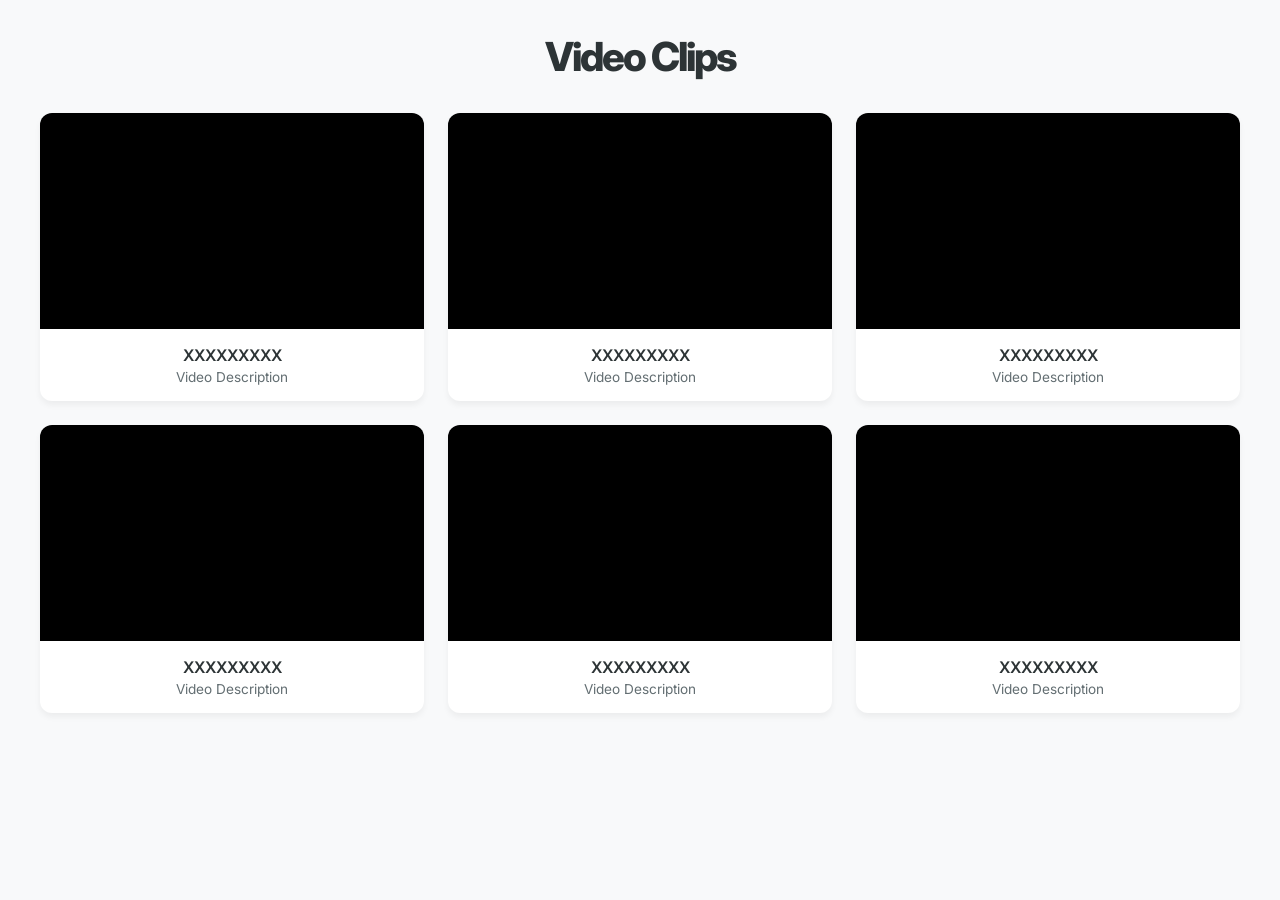
<file: video-clips.html>
<!DOCTYPE html>
<html lang="en">
<head>
    <meta charset="UTF-8">
    <meta name="viewport" content="width=device-width, initial-scale=1.0">
    <title>Berkeley Problems - Video Clips</title>
    <link rel="preconnect" href="https://fonts.googleapis.com">
    <link rel="preconnect" href="https://fonts.gstatic.com" crossorigin>
    <link href="https://fonts.googleapis.com/css2?family=Inter:wght@400;600;800&display=swap" rel="stylesheet">
    <style>
        :root {
            --bg-color: #f8f9fa;
            --text-color: #2d3436;
        }

        * { margin: 0; padding: 0; box-sizing: border-box; }

        body {
            font-family: 'Inter', sans-serif;
            background-color: var(--bg-color);
            color: var(--text-color);
            display: flex;
            flex-direction: column;
            align-items: center;
            padding: 2rem;
            min-height: 100vh;
        }

        h1 {
            font-weight: 800;
            font-size: 2.5rem;
            margin-bottom: 2rem;
            text-align: center;
            letter-spacing: -0.05em;
            color: #2d3436;
        }

        .grid-container {
            display: grid;
            /* Responsive grid: minimum width 320px per video card */
            grid-template-columns: repeat(auto-fill, minmax(320px, 1fr));
            gap: 24px;
            width: 100%;
            max-width: 1200px;
        }

        .video-card {
            background: white;
            border-radius: 12px;
            overflow: hidden;
            box-shadow: 0 4px 6px rgba(0,0,0,0.05);
            transition: transform 0.2s ease, box-shadow 0.2s ease;
            display: flex;
            flex-direction: column;
        }

        .video-card:hover {
            transform: translateY(-5px);
            box-shadow: 0 12px 24px rgba(0,0,0,0.15);
        }

        /* Responsive Iframe Container (16:9 Aspect Ratio) */
        .video-wrapper {
            position: relative;
            padding-bottom: 56.25%; /* 16:9 Aspect Ratio */
            height: 0;
            background: #000;
        }

        .video-wrapper iframe {
            position: absolute;
            top: 0;
            left: 0;
            width: 100%;
            height: 100%;
            border: 0;
        }

        .video-info {
            padding: 1rem;
            text-align: center;
        }

        .video-title {
            font-weight: 600;
            font-size: 1rem;
            color: #2d3436;
            margin-bottom: 0.25rem;
        }

        .video-meta {
            font-size: 0.85rem;
            color: #636e72;
        }

    </style>
</head>
<body>

    <h1>Video Clips</h1>

    <div class="grid-container">

        <div class="video-card">
            <div class="video-wrapper">
                <iframe 
                    src="https://www.youtube.com/embed/ti55C6gmhJo" 
                    title="YouTube video player" 
                    allow="accelerometer; autoplay; clipboard-write; encrypted-media; gyroscope; picture-in-picture" 
                    allowfullscreen>
                </iframe>
            </div>
            <div class="video-info">
                <div class="video-title">XXXXXXXXX</div>
                <div class="video-meta">Video Description</div>
            </div>
        </div>
    
        <div class="video-card">
            <div class="video-wrapper">
                <iframe 
                    src="https://www.youtube.com/embed/3ol680KInck" 
                    title="YouTube video player" 
                    allow="accelerometer; autoplay; clipboard-write; encrypted-media; gyroscope; picture-in-picture" 
                    allowfullscreen>
                </iframe>
            </div>
            <div class="video-info">
                <div class="video-title">XXXXXXXXX</div>
                <div class="video-meta">Video Description</div>
            </div>
        </div>
    
        <div class="video-card">
            <div class="video-wrapper">
                <iframe 
                    src="https://www.youtube.com/embed/qtghXGOfIxo" 
                    title="YouTube video player" 
                    allow="accelerometer; autoplay; clipboard-write; encrypted-media; gyroscope; picture-in-picture" 
                    allowfullscreen>
                </iframe>
            </div>
            <div class="video-info">
                <div class="video-title">XXXXXXXXX</div>
                <div class="video-meta">Video Description</div>
            </div>
        </div>
    
        <div class="video-card">
            <div class="video-wrapper">
                <iframe 
                    src="https://www.youtube.com/embed/ti55C6gmhJo" 
                    title="YouTube video player" 
                    allow="accelerometer; autoplay; clipboard-write; encrypted-media; gyroscope; picture-in-picture" 
                    allowfullscreen>
                </iframe>
            </div>
            <div class="video-info">
                <div class="video-title">XXXXXXXXX</div>
                <div class="video-meta">Video Description</div>
            </div>
        </div>
    
        <div class="video-card">
            <div class="video-wrapper">
                <iframe 
                    src="https://www.youtube.com/embed/3ol680KInck" 
                    title="YouTube video player" 
                    allow="accelerometer; autoplay; clipboard-write; encrypted-media; gyroscope; picture-in-picture" 
                    allowfullscreen>
                </iframe>
            </div>
            <div class="video-info">
                <div class="video-title">XXXXXXXXX</div>
                <div class="video-meta">Video Description</div>
            </div>
        </div>
    
        <div class="video-card">
            <div class="video-wrapper">
                <iframe 
                    src="https://www.youtube.com/embed/qtghXGOfIxo" 
                    title="YouTube video player" 
                    allow="accelerometer; autoplay; clipboard-write; encrypted-media; gyroscope; picture-in-picture" 
                    allowfullscreen>
                </iframe>
            </div>
            <div class="video-info">
                <div class="video-title">XXXXXXXXX</div>
                <div class="video-meta">Video Description</div>
            </div>
        </div>
        
    </div>

</body>
</html>
</file>
